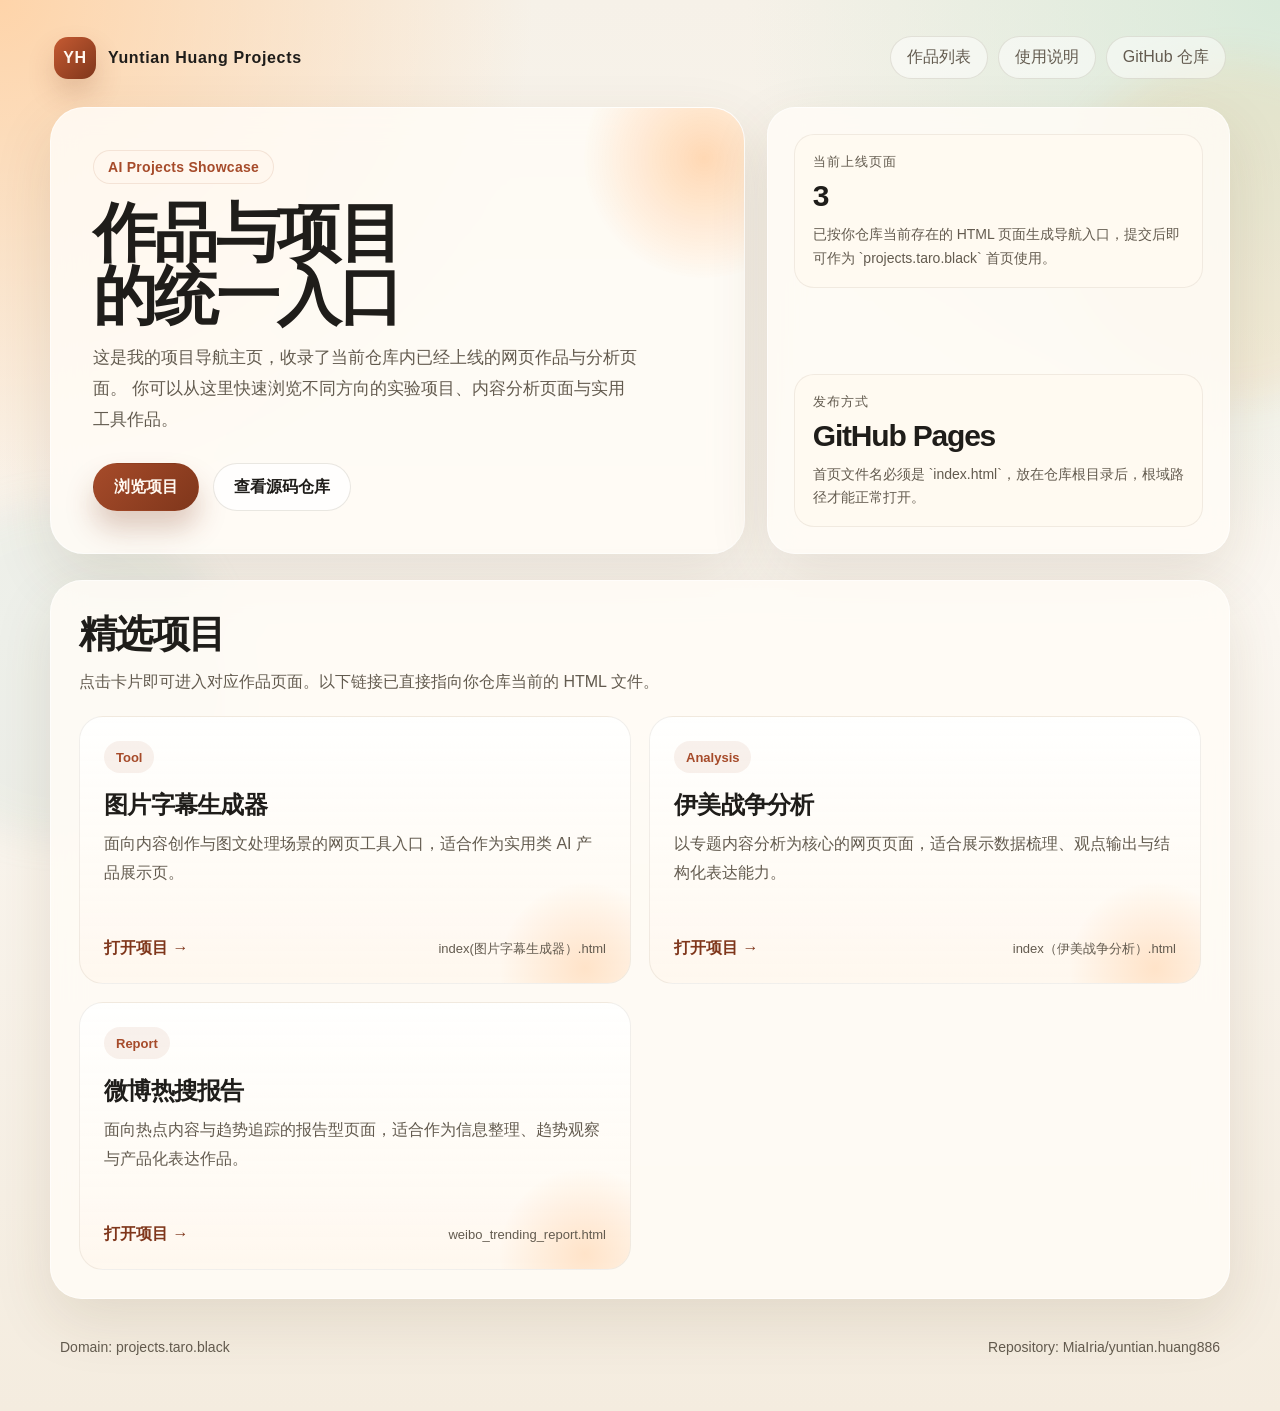
<file: index.html>
<!DOCTYPE html>
<html lang="zh-CN">
<head>
  <meta charset="UTF-8" />
  <meta name="viewport" content="width=device-width, initial-scale=1.0" />
  <title>Yuntian Huang | Projects</title>
  <style>
    :root {
      --bg: #f6f1e8;
      --bg-accent: #efe3cf;
      --surface: rgba(255, 252, 246, 0.86);
      --surface-strong: #fffaf1;
      --text: #1f1d1a;
      --muted: #635b4f;
      --line: rgba(74, 56, 31, 0.12);
      --primary: #a64b2a;
      --primary-dark: #7f361b;
      --shadow: 0 22px 60px rgba(90, 63, 24, 0.12);
      --radius-xl: 28px;
      --radius-lg: 20px;
      --radius-md: 14px;
      --max-width: 1180px;
    }

    * {
      box-sizing: border-box;
    }

    html {
      scroll-behavior: smooth;
    }

    body {
      margin: 0;
      font-family: "Segoe UI", "PingFang SC", "Microsoft YaHei", sans-serif;
      color: var(--text);
      background:
        radial-gradient(circle at top left, rgba(255, 209, 163, 0.9), transparent 28%),
        radial-gradient(circle at top right, rgba(209, 232, 214, 0.78), transparent 28%),
        linear-gradient(180deg, var(--bg) 0%, #fbf7f1 45%, #f4ecdf 100%);
      min-height: 100vh;
    }

    body::before,
    body::after {
      content: "";
      position: fixed;
      inset: auto;
      width: 340px;
      height: 340px;
      border-radius: 50%;
      filter: blur(18px);
      opacity: 0.35;
      pointer-events: none;
      z-index: 0;
    }

    body::before {
      top: 60px;
      right: -120px;
      background: rgba(255, 188, 115, 0.42);
    }

    body::after {
      bottom: 60px;
      left: -110px;
      background: rgba(154, 196, 188, 0.35);
    }

    a {
      color: inherit;
      text-decoration: none;
    }

    .page {
      position: relative;
      z-index: 1;
      width: min(var(--max-width), calc(100% - 32px));
      margin: 0 auto;
      padding: 24px 0 56px;
    }

    .topbar {
      display: flex;
      align-items: center;
      justify-content: space-between;
      gap: 16px;
      padding: 12px 4px 28px;
    }

    .brand {
      display: inline-flex;
      align-items: center;
      gap: 12px;
      font-weight: 700;
      letter-spacing: 0.04em;
    }

    .brand-mark {
      display: grid;
      place-items: center;
      width: 42px;
      height: 42px;
      border-radius: 14px;
      background: linear-gradient(135deg, #c55a32, #7f361b);
      color: #fff7ef;
      box-shadow: 0 14px 28px rgba(127, 54, 27, 0.2);
    }

    .nav-links {
      display: flex;
      gap: 10px;
      flex-wrap: wrap;
    }

    .nav-link {
      padding: 10px 16px;
      border: 1px solid var(--line);
      border-radius: 999px;
      background: rgba(255, 255, 255, 0.5);
      color: var(--muted);
      transition: transform 0.2s ease, border-color 0.2s ease, background 0.2s ease;
    }

    .nav-link:hover {
      transform: translateY(-1px);
      border-color: rgba(166, 75, 42, 0.28);
      background: rgba(255, 250, 242, 0.92);
    }

    .hero {
      display: grid;
      grid-template-columns: minmax(0, 1.35fr) minmax(280px, 0.9fr);
      gap: 22px;
      align-items: stretch;
    }

    .hero-panel,
    .hero-side,
    .section-panel {
      background: var(--surface);
      border: 1px solid rgba(255, 255, 255, 0.55);
      box-shadow: var(--shadow);
      backdrop-filter: blur(16px);
    }

    .hero-panel {
      border-radius: 34px;
      padding: 42px;
      overflow: hidden;
      position: relative;
    }

    .hero-panel::after {
      content: "";
      position: absolute;
      right: -80px;
      top: -70px;
      width: 240px;
      height: 240px;
      border-radius: 50%;
      background: radial-gradient(circle, rgba(255, 214, 176, 0.95) 0%, rgba(255, 214, 176, 0) 72%);
      pointer-events: none;
    }

    .hero-side {
      border-radius: 28px;
      padding: 26px;
      display: flex;
      flex-direction: column;
      justify-content: space-between;
      gap: 18px;
    }

    .eyebrow {
      display: inline-flex;
      align-items: center;
      gap: 10px;
      padding: 8px 14px;
      border-radius: 999px;
      background: rgba(255, 248, 238, 0.9);
      border: 1px solid rgba(166, 75, 42, 0.12);
      color: var(--primary);
      font-size: 14px;
      font-weight: 700;
      letter-spacing: 0.02em;
    }

    h1 {
      margin: 18px 0 16px;
      font-size: clamp(36px, 5vw, 68px);
      line-height: 0.98;
      letter-spacing: -0.04em;
      max-width: 10ch;
    }

    .hero-copy {
      max-width: 58ch;
      color: var(--muted);
      font-size: 17px;
      line-height: 1.8;
      margin: 0 0 28px;
    }

    .hero-actions {
      display: flex;
      flex-wrap: wrap;
      gap: 14px;
    }

    .button {
      display: inline-flex;
      align-items: center;
      justify-content: center;
      gap: 10px;
      min-height: 48px;
      padding: 0 20px;
      border-radius: 999px;
      border: 1px solid transparent;
      font-weight: 700;
      transition: transform 0.2s ease, box-shadow 0.2s ease, background 0.2s ease;
    }

    .button:hover {
      transform: translateY(-2px);
    }

    .button-primary {
      background: linear-gradient(135deg, var(--primary), var(--primary-dark));
      color: #fff8f0;
      box-shadow: 0 18px 28px rgba(127, 54, 27, 0.25);
    }

    .button-secondary {
      background: rgba(255, 255, 255, 0.72);
      border-color: var(--line);
      color: var(--text);
    }

    .stat-card {
      padding: 18px 18px 16px;
      border-radius: var(--radius-lg);
      background: var(--surface-strong);
      border: 1px solid rgba(74, 56, 31, 0.08);
    }

    .stat-label {
      font-size: 13px;
      letter-spacing: 0.08em;
      text-transform: uppercase;
      color: var(--muted);
      margin-bottom: 8px;
    }

    .stat-value {
      font-size: 30px;
      font-weight: 800;
      letter-spacing: -0.04em;
      margin: 0;
    }

    .stat-note {
      margin: 10px 0 0;
      color: var(--muted);
      line-height: 1.7;
      font-size: 14px;
    }

    .section {
      margin-top: 26px;
    }

    .section-panel {
      border-radius: 32px;
      padding: 28px;
    }

    .section-head {
      display: flex;
      align-items: end;
      justify-content: space-between;
      gap: 16px;
      margin-bottom: 20px;
    }

    .section-title {
      margin: 0;
      font-size: clamp(28px, 3vw, 40px);
      letter-spacing: -0.04em;
    }

    .section-desc {
      margin: 8px 0 0;
      color: var(--muted);
      line-height: 1.75;
    }

    .project-grid {
      display: grid;
      grid-template-columns: repeat(2, minmax(0, 1fr));
      gap: 18px;
    }

    .project-card {
      position: relative;
      overflow: hidden;
      border-radius: 24px;
      padding: 24px;
      background:
        linear-gradient(180deg, rgba(255, 255, 255, 0.96), rgba(255, 248, 239, 0.88)),
        var(--surface-strong);
      border: 1px solid rgba(74, 56, 31, 0.08);
      transition: transform 0.22s ease, box-shadow 0.22s ease, border-color 0.22s ease;
    }

    .project-card:hover {
      transform: translateY(-4px);
      box-shadow: 0 24px 40px rgba(90, 63, 24, 0.12);
      border-color: rgba(166, 75, 42, 0.18);
    }

    .project-card::after {
      content: "";
      position: absolute;
      inset: auto -40px -70px auto;
      width: 170px;
      height: 170px;
      border-radius: 50%;
      background: radial-gradient(circle, rgba(255, 216, 180, 0.65) 0%, rgba(255, 216, 180, 0) 72%);
      pointer-events: none;
    }

    .project-tag {
      display: inline-flex;
      align-items: center;
      gap: 8px;
      min-height: 32px;
      padding: 0 12px;
      border-radius: 999px;
      background: rgba(166, 75, 42, 0.08);
      color: var(--primary);
      font-size: 13px;
      font-weight: 700;
      margin-bottom: 18px;
    }

    .project-title {
      margin: 0 0 10px;
      font-size: 24px;
      line-height: 1.2;
      letter-spacing: -0.03em;
    }

    .project-text {
      margin: 0 0 22px;
      color: var(--muted);
      line-height: 1.8;
      min-height: 86px;
    }

    .project-footer {
      display: flex;
      align-items: center;
      justify-content: space-between;
      gap: 10px;
      position: relative;
      z-index: 1;
    }

    .project-link {
      display: inline-flex;
      align-items: center;
      gap: 8px;
      color: var(--primary-dark);
      font-weight: 700;
    }

    .project-file {
      font-size: 13px;
      color: var(--muted);
      white-space: nowrap;
      overflow: hidden;
      text-overflow: ellipsis;
      max-width: 48%;
    }

    .footer {
      display: flex;
      align-items: center;
      justify-content: space-between;
      gap: 16px;
      flex-wrap: wrap;
      margin-top: 22px;
      padding: 18px 10px 0;
      color: var(--muted);
      font-size: 14px;
    }

    @media (max-width: 960px) {
      .hero,
      .project-grid,
      .hero-panel,
      .hero-side,
      .section-panel {
        padding: 24px;
      }

      .project-text {
        min-height: auto;
      }
    }

    @media (max-width: 640px) {
      .page {
        width: min(var(--max-width), calc(100% - 18px));
        padding-top: 14px;
      }

      .topbar,
      .section-head,
      .project-footer,
      .footer {
        display: block;
      }

      .nav-links {
        margin-top: 14px;
      }

      .project-file {
        max-width: 100%;
        margin-top: 10px;
      }

      h1 {
        max-width: none;
      }
    }
  </style>
</head>
<body>
  <main class="page">
    <header class="topbar">
      <a class="brand" href="#top" aria-label="返回顶部">
        <span class="brand-mark">YH</span>
        <span>Yuntian Huang Projects</span>
      </a>
      <nav class="nav-links" aria-label="主要导航">
        <a class="nav-link" href="#projects">作品列表</a>
        <a class="nav-link" href="#notes">使用说明</a>
        <a class="nav-link" href="https://github.com/MiaIria/yuntian.huang886" target="_blank" rel="noreferrer">GitHub 仓库</a>
      </nav>
    </header>

    <section class="hero" id="top">
      <article class="hero-panel">
        <span class="eyebrow">AI Projects Showcase</span>
        <h1>作品与项目的统一入口</h1>
        <p class="hero-copy">
          这是我的项目导航主页，收录了当前仓库内已经上线的网页作品与分析页面。
          你可以从这里快速浏览不同方向的实验项目、内容分析页面与实用工具作品。
        </p>
        <div class="hero-actions">
          <a class="button button-primary" href="#projects">浏览项目</a>
          <a class="button button-secondary" href="https://github.com/MiaIria/yuntian.huang886" target="_blank" rel="noreferrer">查看源码仓库</a>
        </div>
      </article>

      <aside class="hero-side">
        <section class="stat-card">
          <div class="stat-label">当前上线页面</div>
          <p class="stat-value">3</p>
          <p class="stat-note">已按你仓库当前存在的 HTML 页面生成导航入口，提交后即可作为 `projects.taro.black` 首页使用。</p>
        </section>
        <section class="stat-card">
          <div class="stat-label">发布方式</div>
          <p class="stat-value">GitHub Pages</p>
          <p class="stat-note">首页文件名必须是 `index.html`，放在仓库根目录后，根域路径才能正常打开。</p>
        </section>
      </aside>
    </section>

    <section class="section" id="projects">
      <div class="section-panel">
        <div class="section-head">
          <div>
            <h2 class="section-title">精选项目</h2>
            <p class="section-desc">点击卡片即可进入对应作品页面。以下链接已直接指向你仓库当前的 HTML 文件。</p>
          </div>
        </div>

        <div class="project-grid">
          <a class="project-card" href="./index(图片字幕生成器）.html">
            <div class="project-tag">Tool</div>
            <h3 class="project-title">图片字幕生成器</h3>
            <p class="project-text">
              面向内容创作与图文处理场景的网页工具入口，适合作为实用类 AI 产品展示页。
            </p>
            <div class="project-footer">
              <span class="project-link">打开项目 →</span>
              <span class="project-file">index(图片字幕生成器）.html</span>
            </div>
          </a>

          <a class="project-card" href="./index（伊美战争分析）.html">
            <div class="project-tag">Analysis</div>
            <h3 class="project-title">伊美战争分析</h3>
            <p class="project-text">
              以专题内容分析为核心的网页页面，适合展示数据梳理、观点输出与结构化表达能力。
            </p>
            <div class="project-footer">
              <span class="project-link">打开项目 →</span>
              <span class="project-file">index（伊美战争分析）.html</span>
            </div>
          </a>

          <a class="project-card" href="./weibo_trending_report.html">
            <div class="project-tag">Report</div>
            <h3 class="project-title">微博热搜报告</h3>
            <p class="project-text">
              面向热点内容与趋势追踪的报告型页面，适合作为信息整理、趋势观察与产品化表达作品。
            </p>
            <div class="project-footer">
              <span class="project-link">打开项目 →</span>
              <span class="project-file">weibo_trending_report.html</span>
            </div>
          </a>
        </div>

      </div>
    </section>

    <footer class="footer">
      <span>Domain: projects.taro.black</span>
      <span>Repository: MiaIria/yuntian.huang886</span>
    </footer>
  </main>
</body>
</html>
</file>
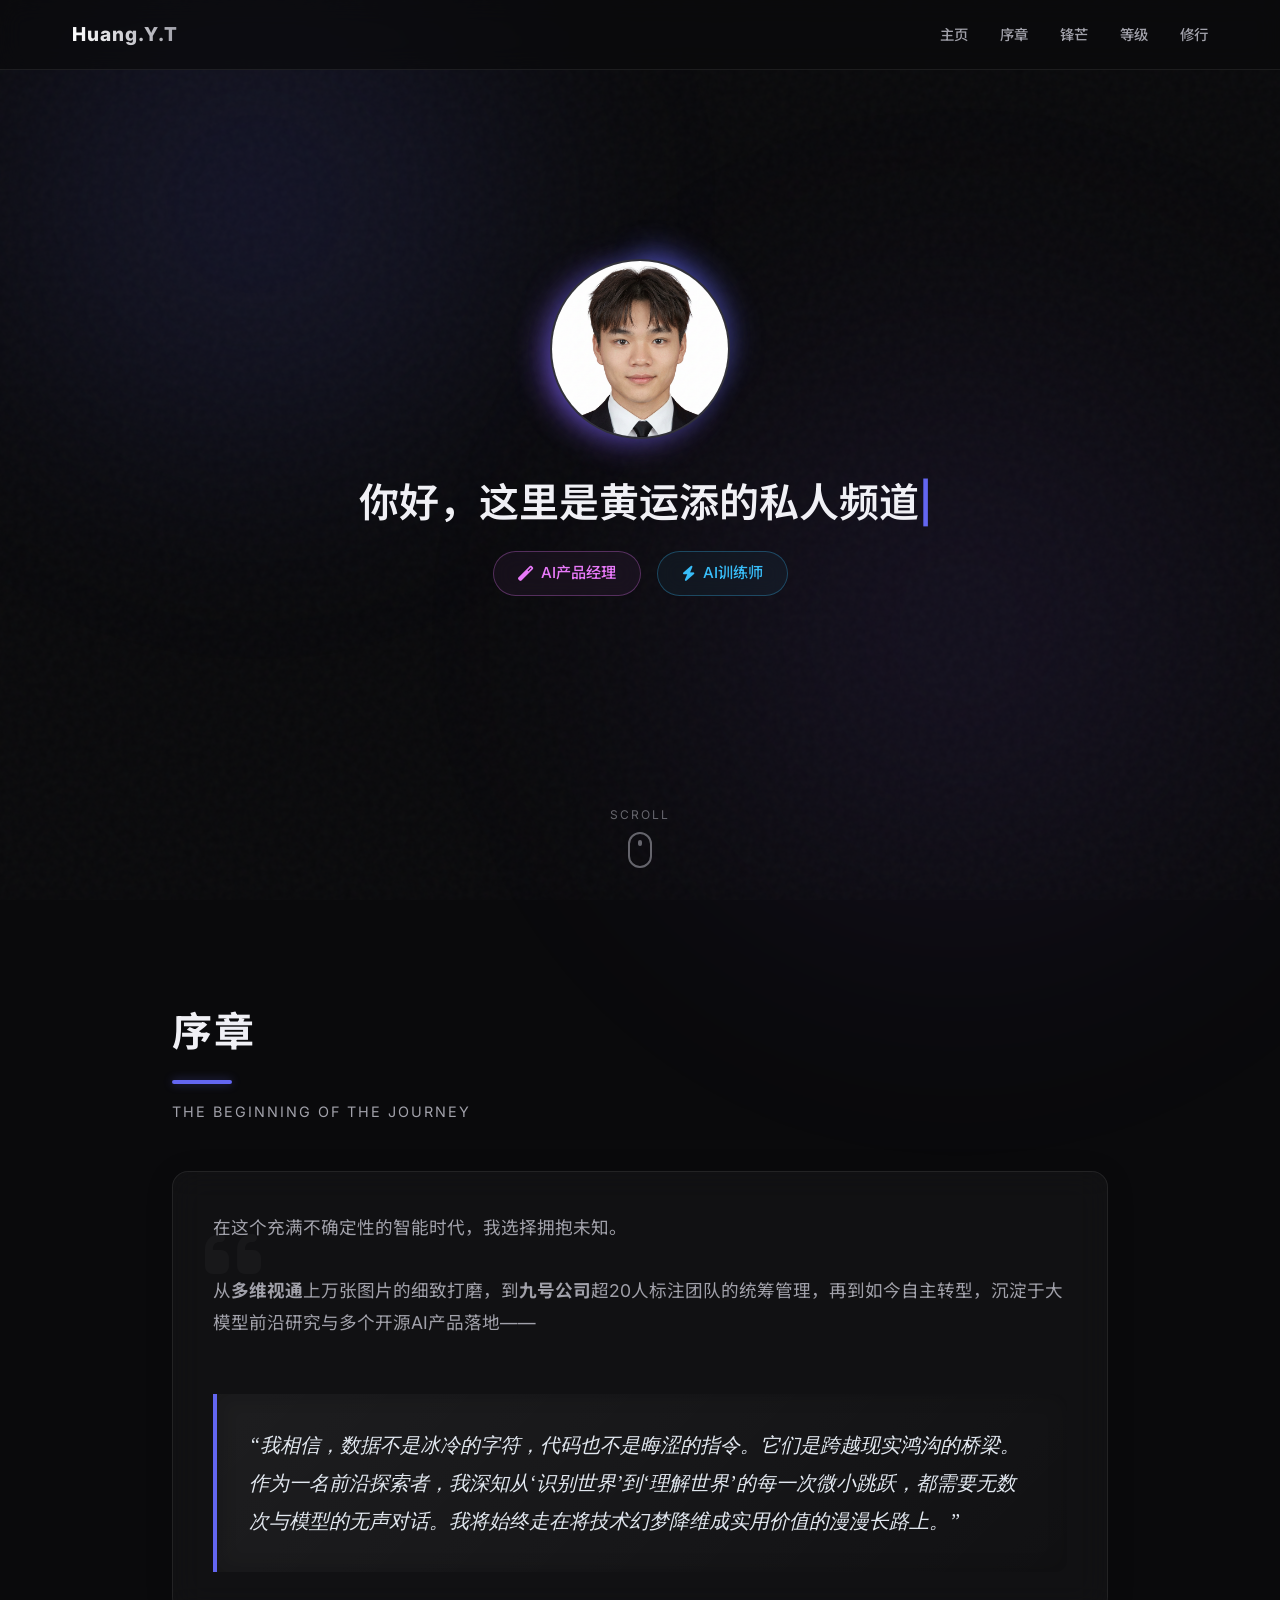
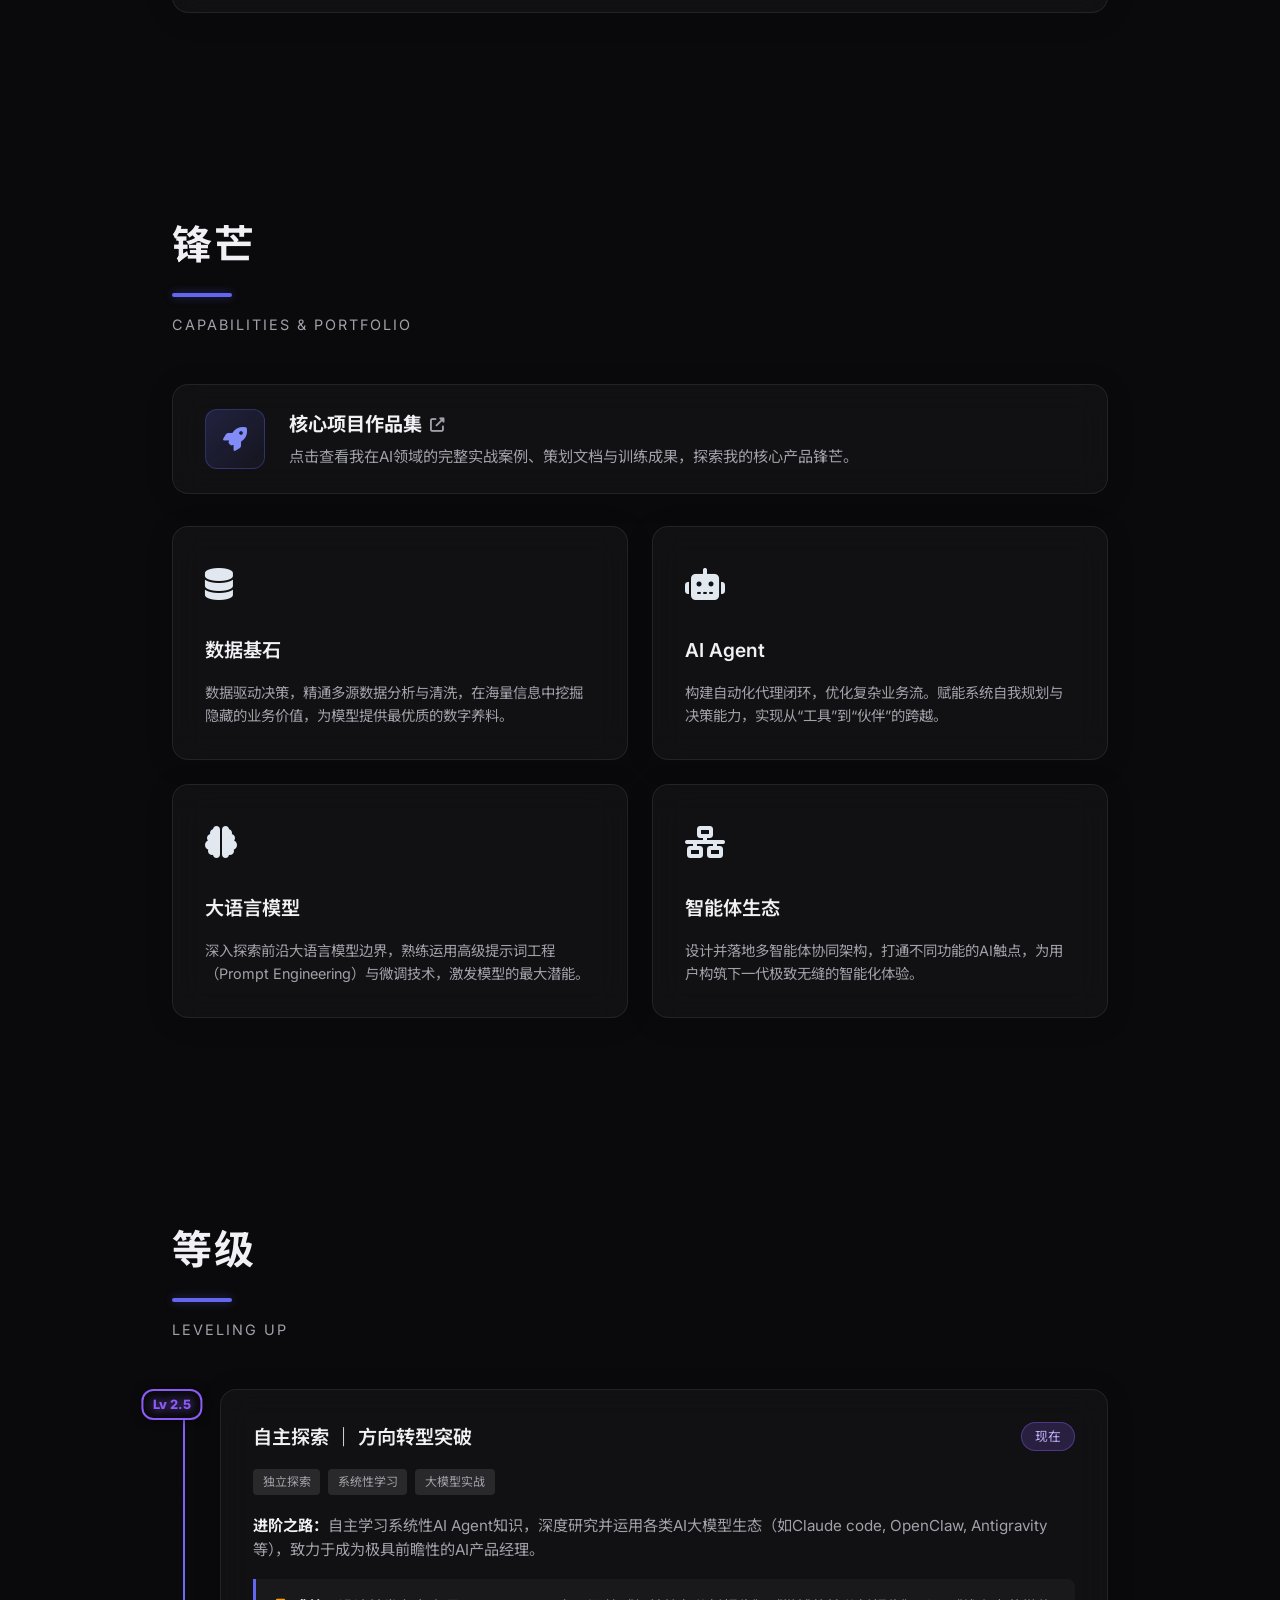
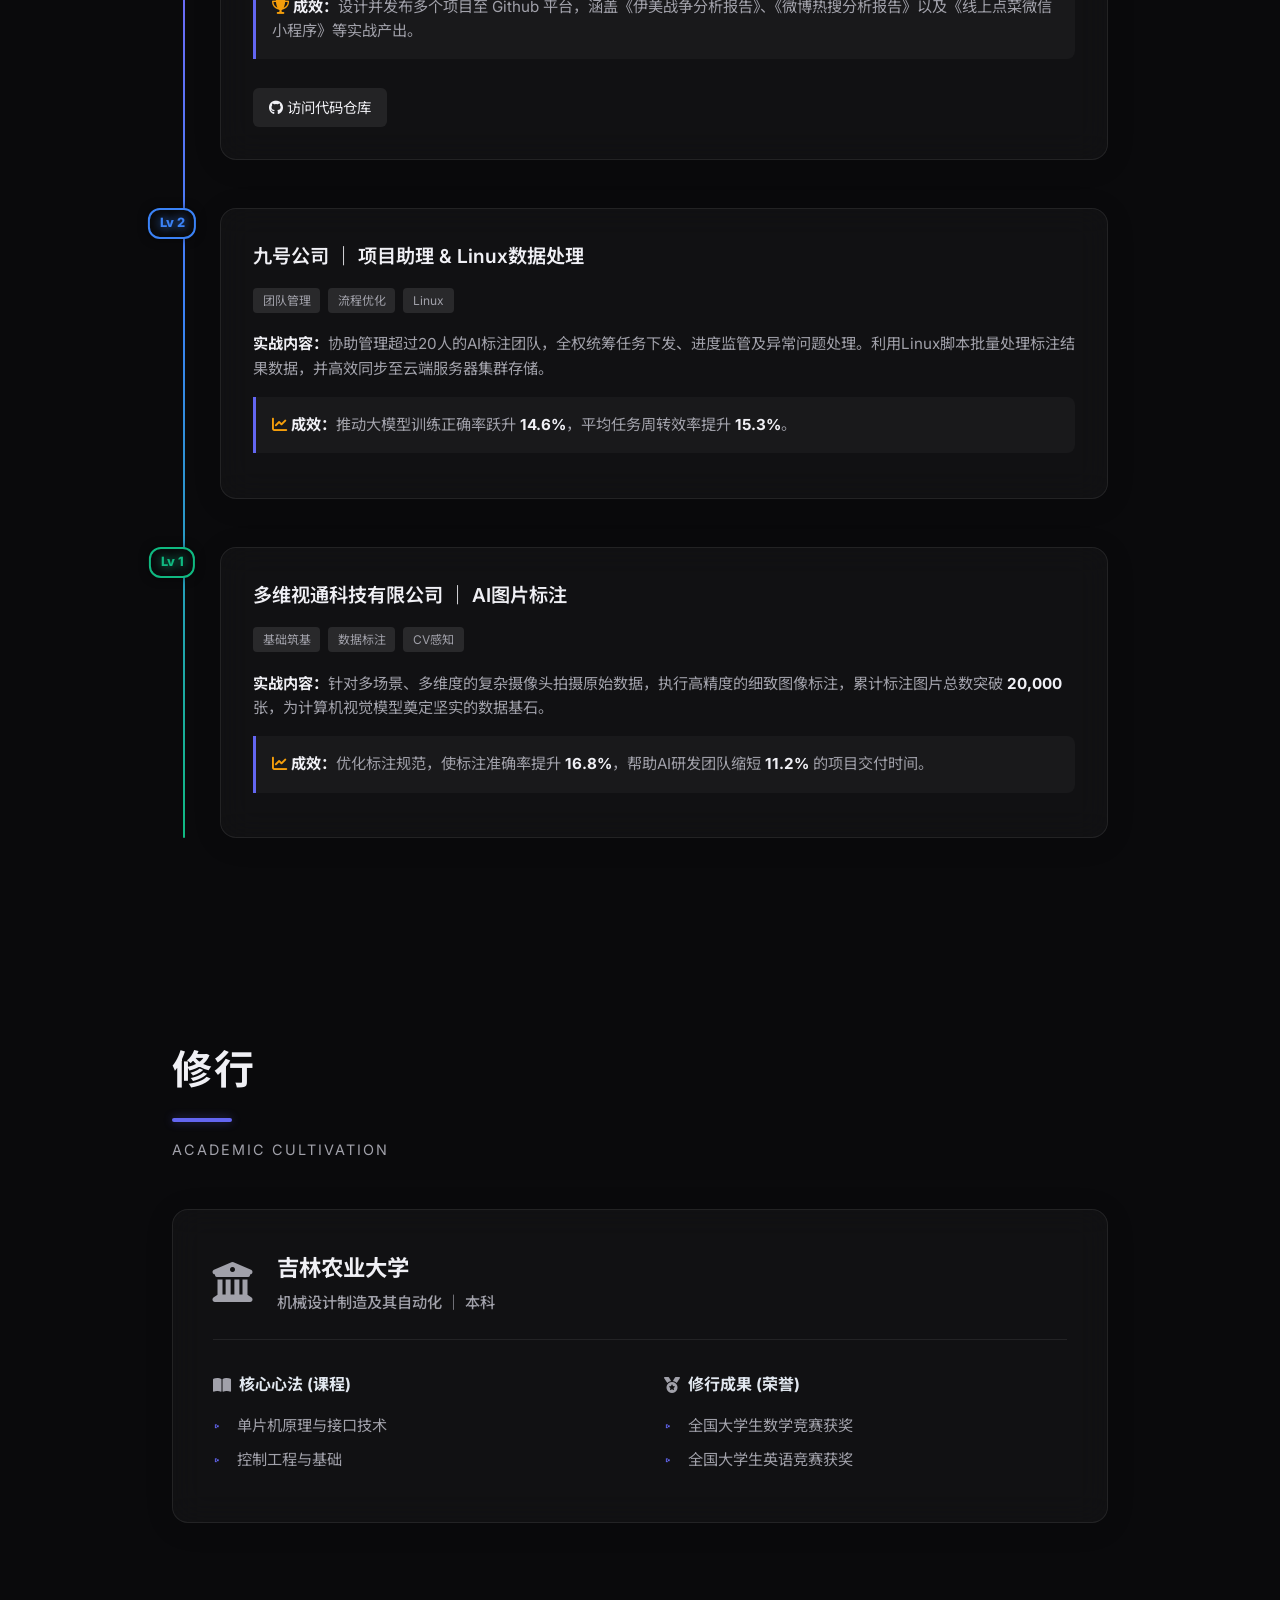
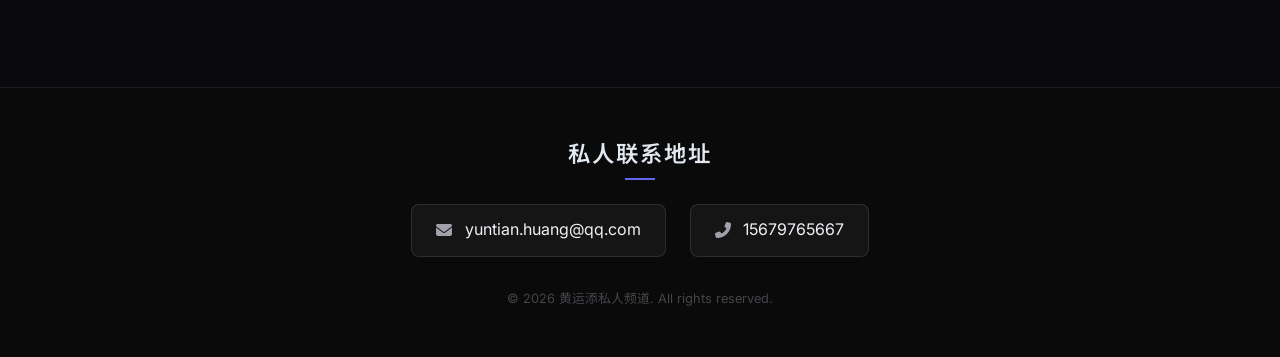
<file: yuntian.huang的AI私人助理/miairia.github.io/index.html>
<!DOCTYPE html>
<html lang="zh-CN">
<head>
    <meta charset="UTF-8">
    <meta name="viewport" content="width=device-width, initial-scale=1.0">
    <title>黄运添的私人频道 | AI产品经理</title>
    <link rel="stylesheet" href="style.css">
    <link href="https://fonts.googleapis.com/css2?family=Inter:wght@300;400;600;800&family=Noto+Sans+SC:wght@300;400;500;700&display=swap" rel="stylesheet">
    <link rel="stylesheet" href="https://cdnjs.cloudflare.com/ajax/libs/font-awesome/6.4.0/css/all.min.css">
</head>
<body>
    <!-- Background Effects -->
    <div class="bg-grad-1"></div>
    <div class="bg-grad-2"></div>
    <div class="noise-overlay"></div>

    <!-- Navigation -->
    <nav class="glass-nav">
        <div class="nav-content">
            <div class="logo">Huang.Y.T</div>
            <ul class="nav-links">
                <li><a href="#hero">主页</a></li>
                <li><a href="#prologue">序章</a></li>
                <li><a href="#showcase">锋芒</a></li>
                <li><a href="#experience">等级</a></li>
                <li><a href="#education">修行</a></li>
            </ul>
        </div>
    </nav>

    <main>
        <!-- Hero Section -->
        <section id="hero" class="hero-section fade-in">
            <div class="profile-container">
                <div class="profile-glow"></div>
                <!-- Local image copy -->
                <img src="证件照.png" alt="Profile" class="profile-image">
            </div>
            
            <h1 class="greeting">
                <span id="typewriter">你好，这里是黄运添的私人频道</span><span class="cursor">|</span>
            </h1>
            
            <div class="tags-container">
                <span class="glass-pill tag-pm"><i class="fas fa-magic"></i> AI产品经理</span>
                <span class="glass-pill tag-trainer"><i class="fas fa-bolt"></i> AI训练师</span>
            </div>
            
            <div class="scroll-indicator">
                <span>SCROLL</span>
                <div class="mouse">
                    <div class="wheel"></div>
                </div>
            </div>
        </section>

        <!-- 序章 Prologue Section -->
        <section id="prologue" class="section fade-in">
            <div class="section-header">
                <h2>序章</h2>
                <div class="heading-line"></div>
                <p class="subtitle">The Beginning of the Journey</p>
            </div>
            <div class="glass-card prologue-card">
                <div class="quote-icon"><i class="fas fa-quote-left"></i></div>
                <div class="prologue-text">
                    <p>在这个充满不确定性的智能时代，我选择拥抱未知。</p><br>
                    <p>从<strong>多维视通</strong>上万张图片的细致打磨，到<strong>九号公司</strong>超20人标注团队的统筹管理，再到如今自主转型，沉淀于大模型前沿研究与多个开源AI产品落地——</p><br>
                    <blockquote class="personal-quote">
                        “我相信，数据不是冰冷的字符，代码也不是晦涩的指令。它们是跨越现实鸿沟的桥梁。作为一名前沿探索者，我深知从‘识别世界’到‘理解世界’的每一次微小跳跃，都需要无数次与模型的无声对话。我将始终走在将技术幻梦降维成实用价值的漫漫长路上。”
                    </blockquote>
                </div>
            </div>
        </section>

        <!-- 锋芒 Showcase Section -->
        <section id="showcase" class="section fade-in">
            <div class="section-header">
                <h2>锋芒</h2>
                <div class="heading-line"></div>
                <p class="subtitle">Capabilities & Portfolio</p>
            </div>
            
            <!-- Portfolio Link -->
            <div class="portfolio-highlight drop-in">
                <a href="https://fcnxgafpe5te.feishu.cn/wiki/AOy7w97xPigQsfkQcQwc1B4TnVc" target="_blank" class="glass-card flex-card interactable">
                    <div class="icon-box pulse"><i class="fas fa-rocket"></i></div>
                    <div class="content-box">
                        <h3>核心项目作品集 <i class="fas fa-external-link-alt"></i></h3>
                        <p>点击查看我在AI领域的完整实战案例、策划文档与训练成果，探索我的核心产品锋芒。</p>
                    </div>
                </a>
            </div>

            <div class="skills-grid">
                <div class="glass-card skill-card cascade-anim" style="--delay: 1">
                    <div class="skill-icon"><i class="fas fa-database"></i></div>
                    <h3>数据基石</h3>
                    <p>数据驱动决策，精通多源数据分析与清洗，在海量信息中挖掘隐藏的业务价值，为模型提供最优质的数字养料。</p>
                </div>
                <div class="glass-card skill-card cascade-anim" style="--delay: 2">
                    <div class="skill-icon"><i class="fas fa-robot"></i></div>
                    <h3>AI Agent</h3>
                    <p>构建自动化代理闭环，优化复杂业务流。赋能系统自我规划与决策能力，实现从“工具”到“伙伴”的跨越。</p>
                </div>
                <div class="glass-card skill-card cascade-anim" style="--delay: 3">
                    <div class="skill-icon"><i class="fas fa-brain"></i></div>
                    <h3>大语言模型</h3>
                    <p>深入探索前沿大语言模型边界，熟练运用高级提示词工程（Prompt Engineering）与微调技术，激发模型的最大潜能。</p>
                </div>
                <div class="glass-card skill-card cascade-anim" style="--delay: 4">
                    <div class="skill-icon"><i class="fas fa-network-wired"></i></div>
                    <h3>智能体生态</h3>
                    <p>设计并落地多智能体协同架构，打通不同功能的AI触点，为用户构筑下一代极致无缝的智能化体验。</p>
                </div>
            </div>
        </section>

        <!-- 等级 Experience Section -->
        <section id="experience" class="section fade-in">
            <div class="section-header">
                <h2>等级</h2>
                <div class="heading-line"></div>
                <p class="subtitle">Leveling Up</p>
            </div>

            <div class="timeline">
                <!-- Lv 2.5 -->
                <div class="timeline-item">
                    <div class="timeline-marker level-master">Lv 2.5</div>
                    <div class="glass-card timeline-content">
                        <div class="timeline-header">
                            <h3>自主探索 ｜ 方向转型突破</h3>
                            <span class="time-badge">现在</span>
                        </div>
                        <div class="tags-row">
                            <span class="sm-pill">独立探索</span>
                            <span class="sm-pill">系统性学习</span>
                            <span class="sm-pill">大模型实战</span>
                        </div>
                        <div class="timeline-body">
                            <p><strong>进阶之路：</strong>自主学习系统性AI Agent知识，深度研究并运用各类AI大模型生态（如Claude code, OpenClaw, Antigravity等），致力于成为极具前瞻性的AI产品经理。</p>
                            <p class="achievement"><i class="fas fa-trophy"></i> <strong>成效：</strong>设计并发布多个项目至 Github 平台，涵盖《伊美战争分析报告》、《微博热搜分析报告》以及《线上点菜微信小程序》等实战产出。</p>
                            <a href="https://github.com/MiaIria/00002.git" target="_blank" class="github-link"><i class="fab fa-github"></i> 访问代码仓库</a>
                        </div>
                    </div>
                </div>

                <!-- Lv 2 -->
                <div class="timeline-item">
                    <div class="timeline-marker level-advanced">Lv 2</div>
                    <div class="glass-card timeline-content">
                        <div class="timeline-header">
                            <h3>九号公司 ｜ 项目助理 & Linux数据处理</h3>
                        </div>
                        <div class="tags-row">
                            <span class="sm-pill">团队管理</span>
                            <span class="sm-pill">流程优化</span>
                            <span class="sm-pill">Linux</span>
                        </div>
                        <div class="timeline-body">
                            <p><strong>实战内容：</strong>协助管理超过20人的AI标注团队，全权统筹任务下发、进度监管及异常问题处理。利用Linux脚本批量处理标注结果数据，并高效同步至云端服务器集群存储。</p>
                            <p class="achievement"><i class="fas fa-chart-line"></i> <strong>成效：</strong>推动大模型训练正确率跃升 <strong>14.6%</strong>，平均任务周转效率提升 <strong>15.3%</strong>。</p>
                        </div>
                    </div>
                </div>

                <!-- Lv 1 -->
                <div class="timeline-item">
                    <div class="timeline-marker level-base">Lv 1</div>
                    <div class="glass-card timeline-content">
                        <div class="timeline-header">
                            <h3>多维视通科技有限公司 ｜ AI图片标注</h3>
                        </div>
                        <div class="tags-row">
                            <span class="sm-pill">基础筑基</span>
                            <span class="sm-pill">数据标注</span>
                            <span class="sm-pill">CV感知</span>
                        </div>
                        <div class="timeline-body">
                            <p><strong>实战内容：</strong>针对多场景、多维度的复杂摄像头拍摄原始数据，执行高精度的细致图像标注，累计标注图片总数突破 <strong>20,000</strong> 张，为计算机视觉模型奠定坚实的数据基石。</p>
                            <p class="achievement"><i class="fas fa-chart-line"></i> <strong>成效：</strong>优化标注规范，使标注准确率提升 <strong>16.8%</strong>，帮助AI研发团队缩短 <strong>11.2%</strong> 的项目交付时间。</p>
                        </div>
                    </div>
                </div>
            </div>
        </section>

        <!-- 修行 Education Section -->
        <section id="education" class="section fade-in">
            <div class="section-header">
                <h2>修行</h2>
                <div class="heading-line"></div>
                <p class="subtitle">Academic Cultivation</p>
            </div>

            <div class="glass-card education-card">
                <div class="edu-top">
                    <div class="edu-icon"><i class="fas fa-university"></i></div>
                    <div class="edu-titles">
                        <h3>吉林农业大学</h3>
                        <h4>机械设计制造及其自动化 ｜ 本科</h4>
                    </div>
                </div>
                
                <div class="edu-details">
                    <div class="edu-col">
                        <h5><i class="fas fa-book-open"></i> 核心心法 (课程)</h5>
                        <ul class="custom-list">
                            <li>单片机原理与接口技术</li>
                            <li>控制工程与基础</li>
                        </ul>
                    </div>
                    <div class="edu-col">
                        <h5><i class="fas fa-medal"></i> 修行成果 (荣誉)</h5>
                        <ul class="custom-list">
                            <li>全国大学生数学竞赛获奖</li>
                            <li>全国大学生英语竞赛获奖</li>
                        </ul>
                    </div>
                </div>
            </div>
        </section>
    </main>

    <!-- Footer -->
    <footer class="glass-footer">
        <div class="footer-content">
            <h3 class="footer-title">私人联系地址</h3>
            <div class="contact-methods">
                <a href="mailto:yuntian.huang@qq.com" class="contact-btn">
                    <i class="fas fa-envelope"></i>
                    <span>yuntian.huang@qq.com</span>
                </a>
                <a href="tel:15679765667" class="contact-btn">
                    <i class="fas fa-phone-alt"></i>
                    <span>15679765667</span>
                </a>
            </div>
            <p class="copyright">&copy; 2026 黄运添私人频道. All rights reserved.</p>
        </div>
    </footer>

    <script src="script.js"></script>

    <!-- Coze Web SDK -->
    <script src="https://lf-cdn.coze.cn/obj/unpkg/flow-platform/chat-app-sdk/1.2.0-beta.19/libs/cn/index.js"></script>
    <script>
        new CozeWebSDK.WebChatClient({
          config: {
            bot_id: '7621543304194244660',
          },
          componentProps: {
            title: 'yuntian.huang的AI私人助理',
          },
          ui: {
            asstBtn: {
              isNeed: true, // 确保右下角悬浮球存在
            },
            header: {
              isShow: true,
              isNeedClose: true, // 确保右上角有关闭/收起按钮
            },
          },
          // 必须使用 token 认证。请在 Coze 个人设置中生成一个 Personal Access Token 并替换下方 pat_********
          auth: {
            type: 'token',
            token: 'pat_MDmM6uEGmFUgVTYHwJ4Afhkon76aLAAb4AlamR0QzzrsGaXIX5Gw87wjBstaGWGG',
            onRefreshToken: function () {
              return 'pat_MDmM6uEGmFUgVTYHwJ4Afhkon76aLAAb4AlamR0QzzrsGaXIX5Gw87wjBstaGWGG';
            }
          }
        });

        // 强行平移智能体窗口的脚本
        (function() {
            const OFFSET = 80; // 避开 70px 的导航栏，多留 10px 间距
            
            function forceStyle() {
                const container = document.querySelector('.coze-chat-widget-container');
                if (container) {
                    // 如果已经设置了正确的 top，就跳过，避免死循环
                    if (container.style.top === OFFSET + 'px') return;
                    
                    container.style.setProperty('top', OFFSET + 'px', 'important');
                    container.style.setProperty('height', `calc(100% - ${OFFSET}px)`, 'important');
                    container.style.setProperty('z-index', '9999', 'important');
                }
            }

            // 1. 初始尝试
            setInterval(forceStyle, 500);

            // 2. 监听 DOM 变化，防止 SDK 在打开/关闭动画时重置样式
            const observer = new MutationObserver((mutations) => {
                forceStyle();
            });

            observer.observe(document.body, { childList: true, subtree: true });
        })();
    </script>
</body>
</html>
</file>
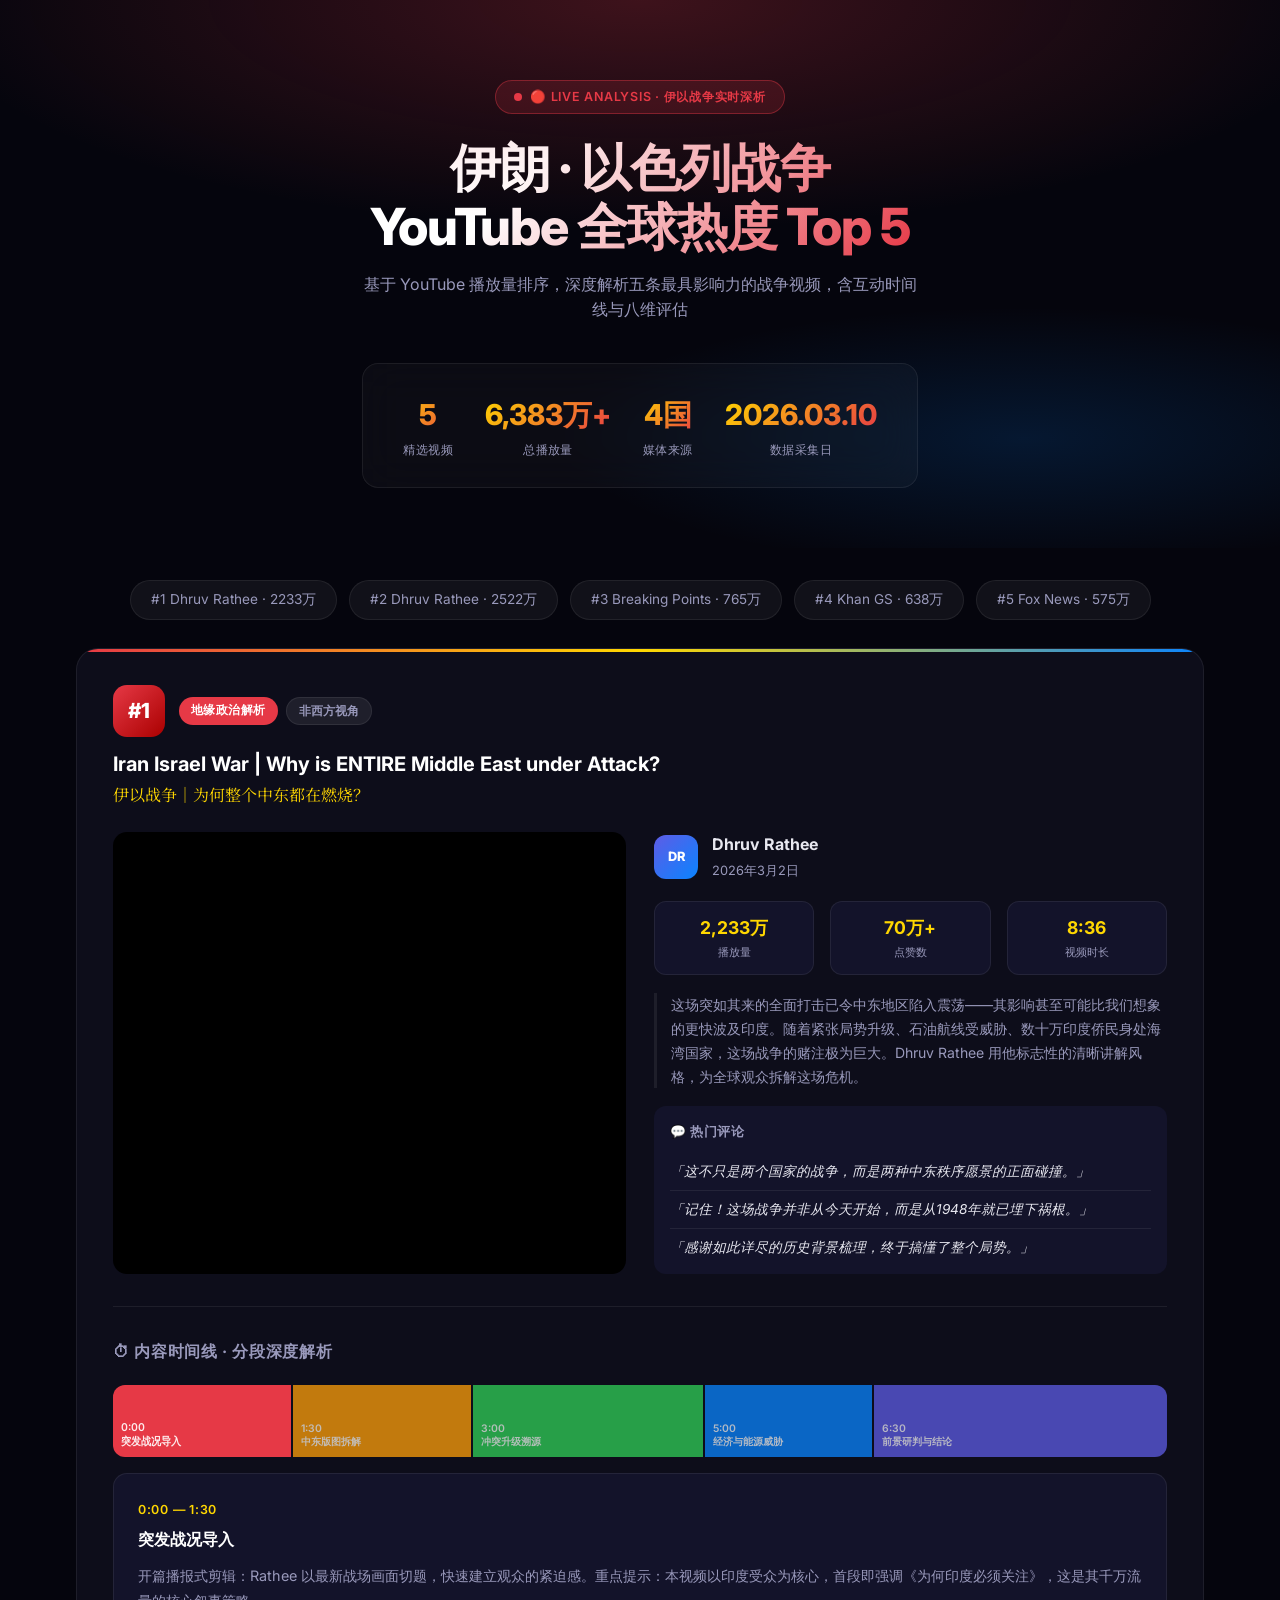
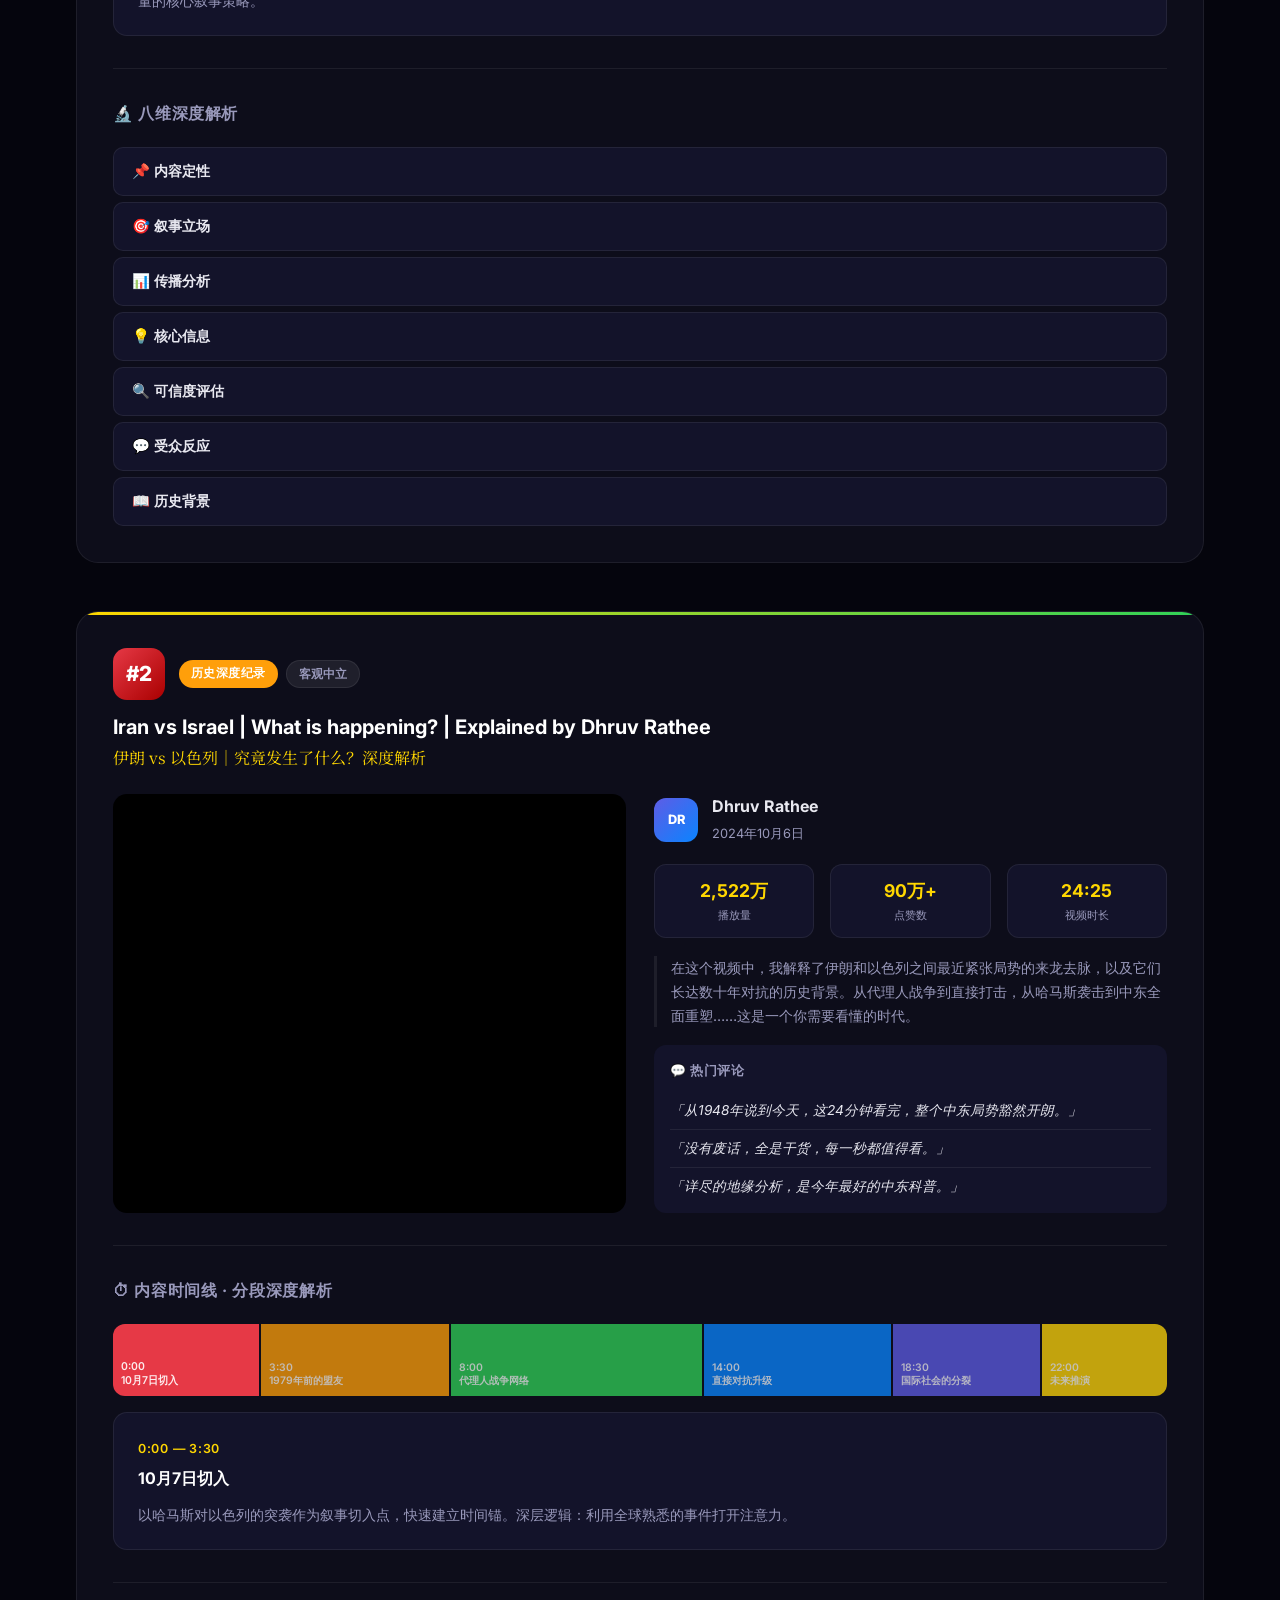
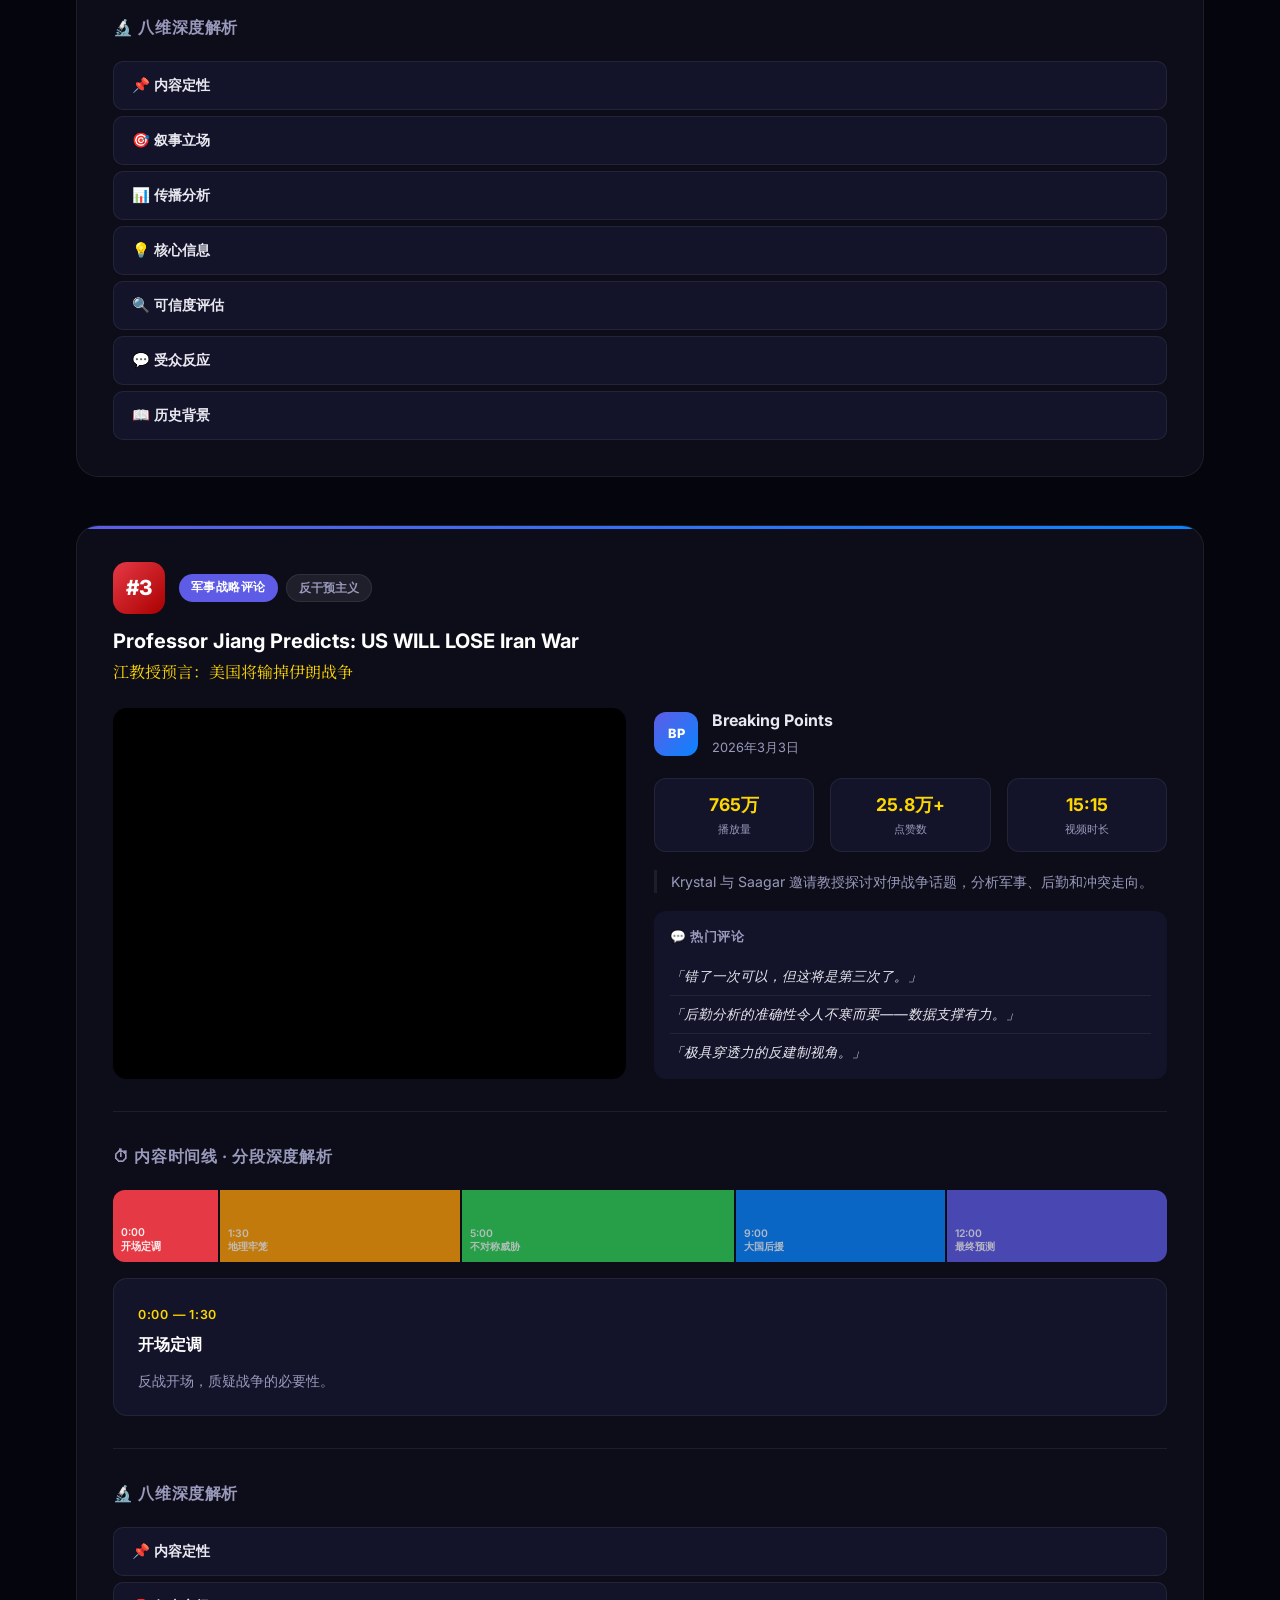
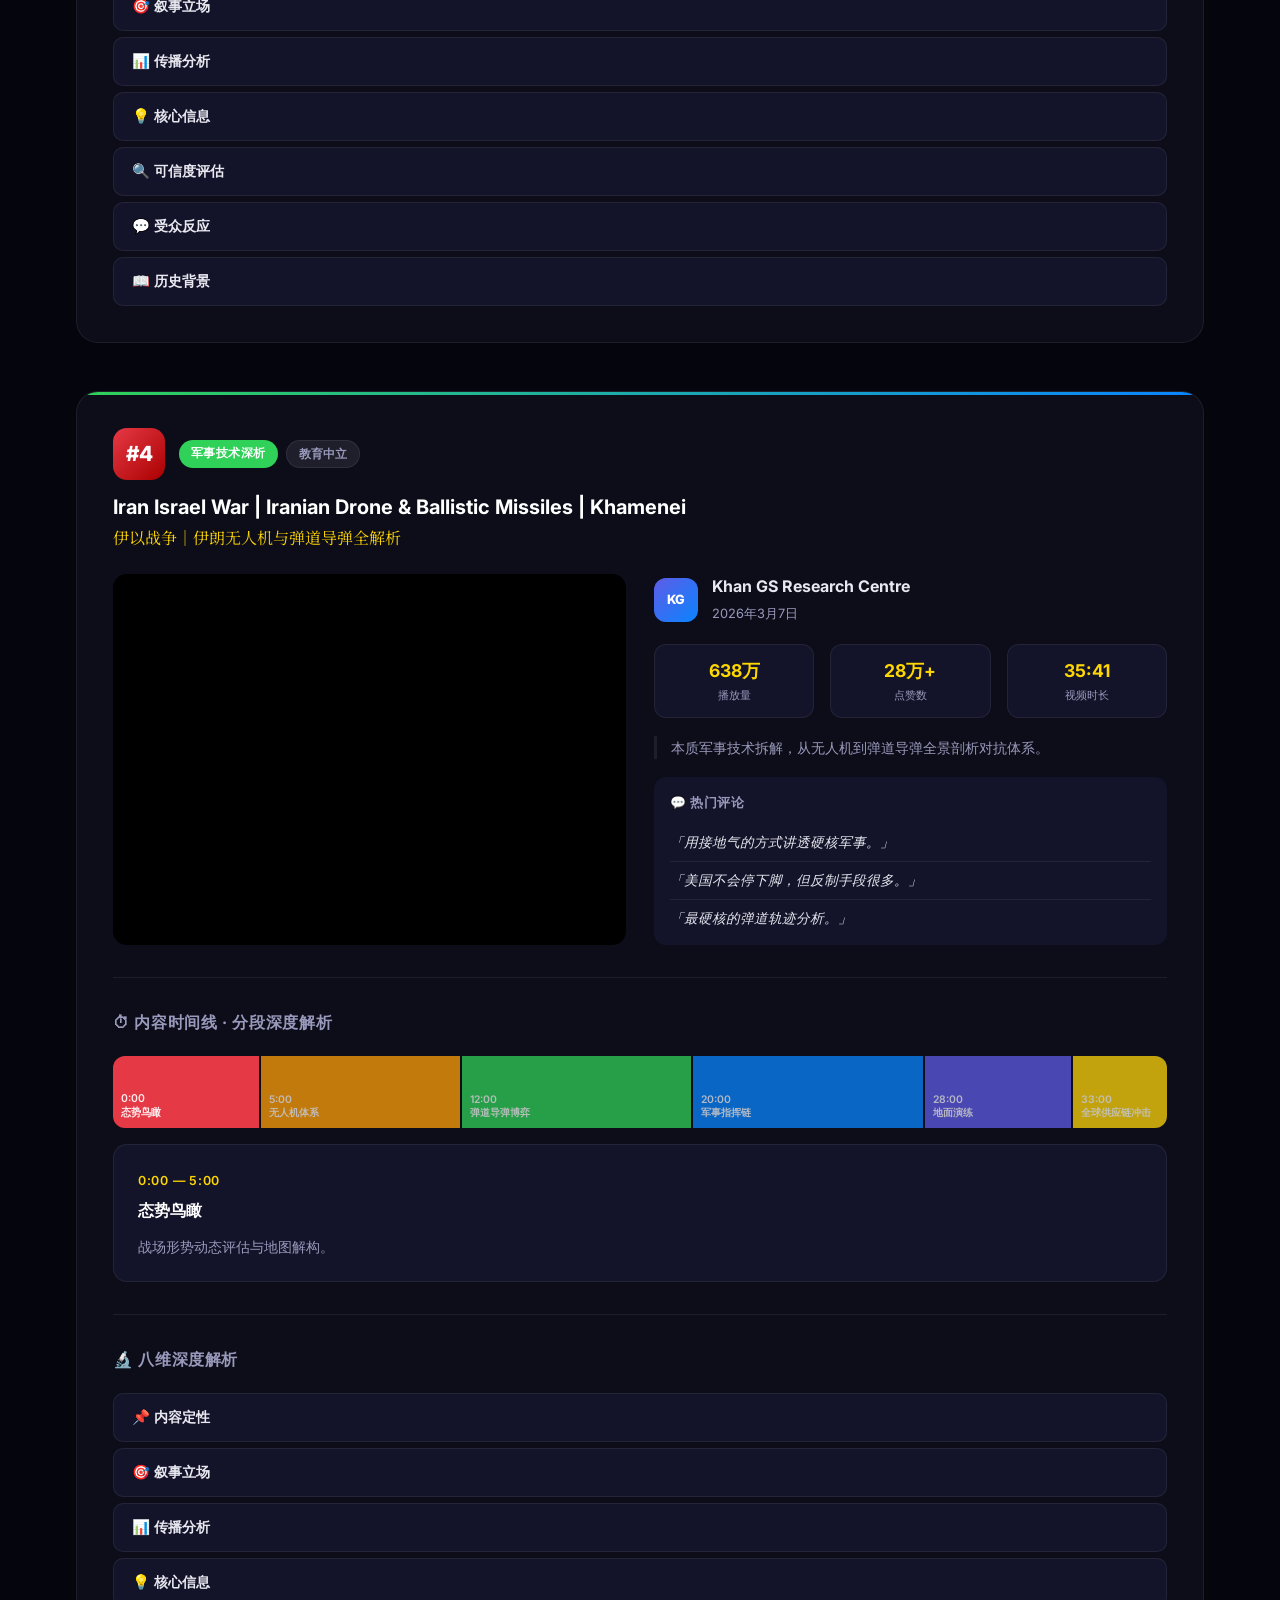
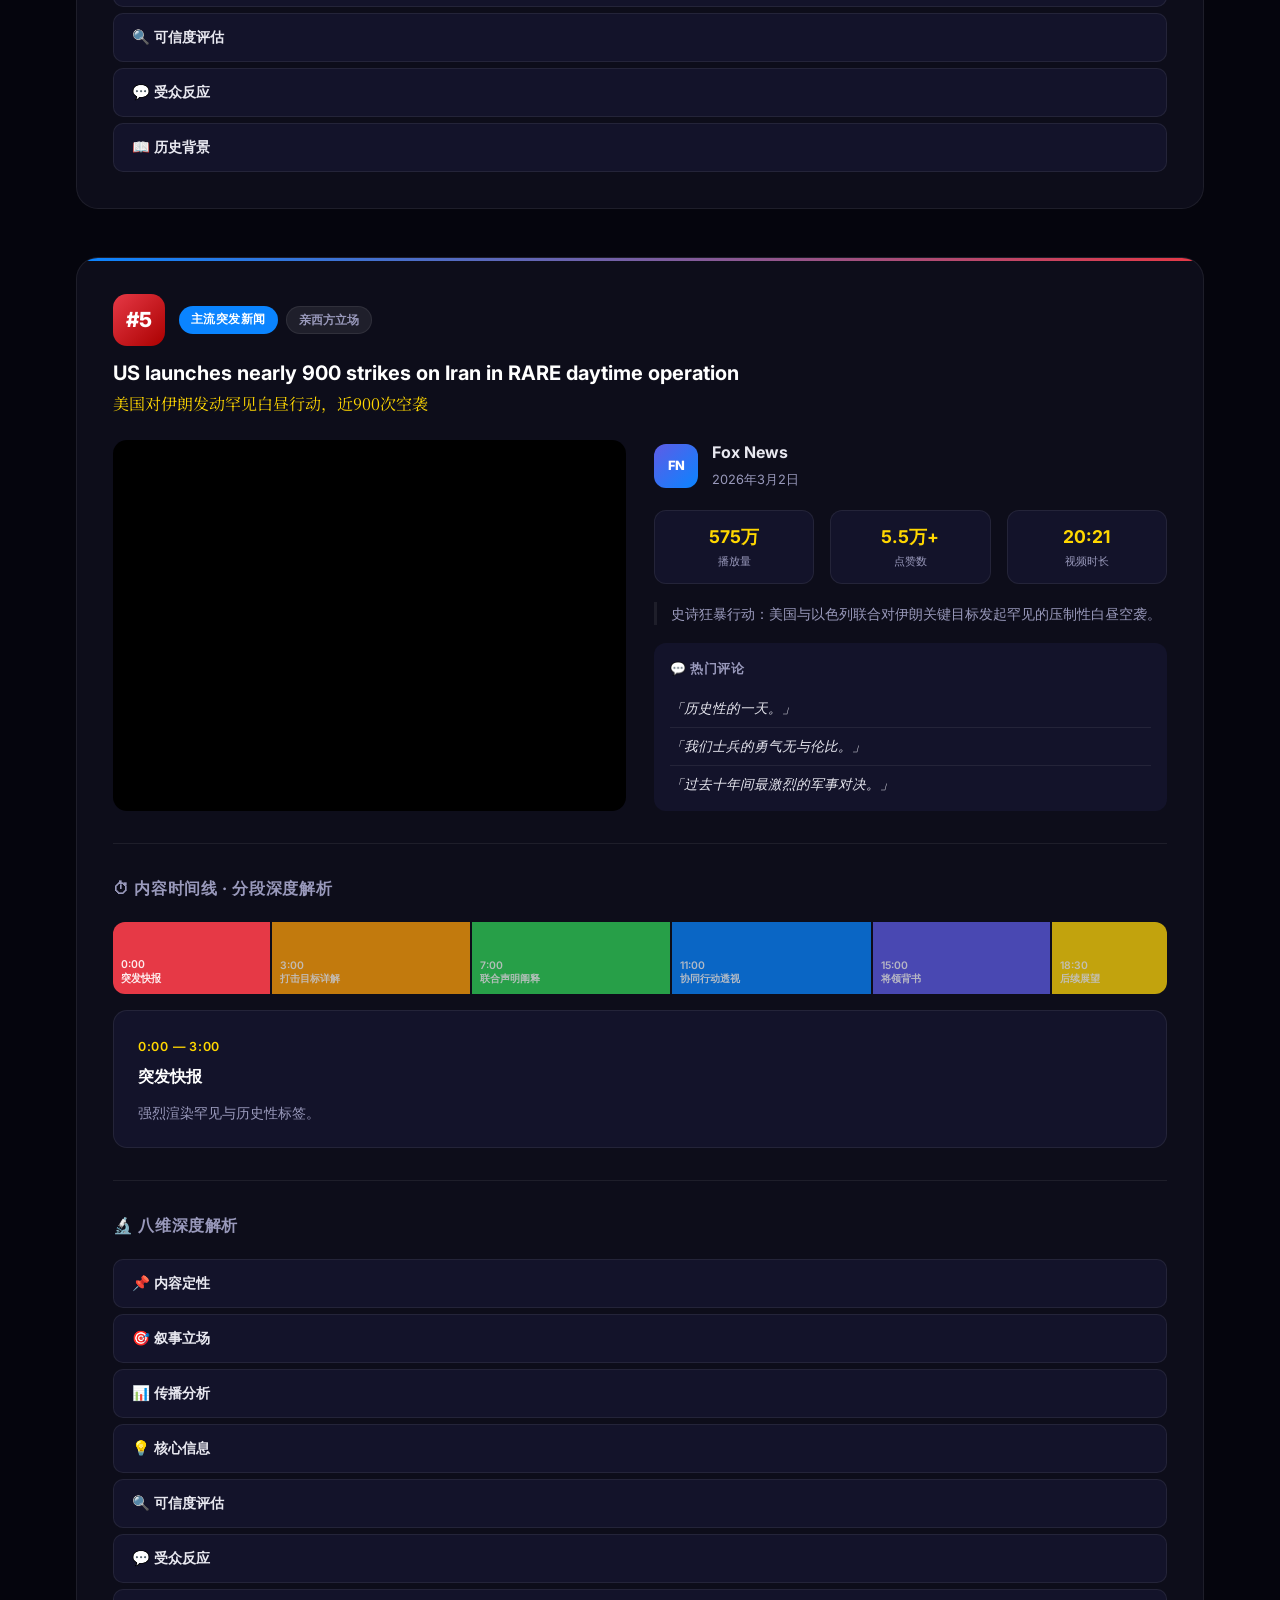
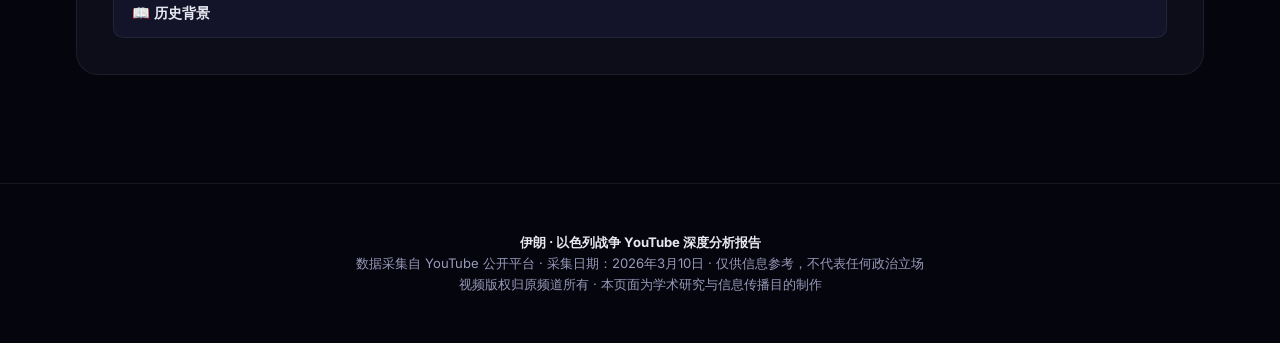
<file: index（伊美战争分析）.html>
<!DOCTYPE html>
<html lang="zh-CN">
<head>
<meta charset="UTF-8">
<meta name="viewport" content="width=device-width,initial-scale=1.0">
<meta name="description" content="YouTube热度最高的5条伊朗-以色列战争视频深度解析，含互动时间线图表与多维分析。">
<title>伊以战争 · YouTube 热度 Top 5 深度解析</title>
<link rel="preconnect" href="https://fonts.googleapis.com">
<link href="https://fonts.googleapis.com/css2?family=Inter:wght@300;400;500;600;700;800&family=Noto+Serif+SC:wght@400;700&display=swap" rel="stylesheet">
<style>
*,*::before,*::after{box-sizing:border-box;margin:0;padding:0}
:root{
  --bg:#05050d;--surface:#0d0d1a;--surface2:#13132a;--border:rgba(255,255,255,.07);
  --red:#e63946;--gold:#ffd700;--green:#30d158;--blue:#0a84ff;--purple:#5e5ce6;
  --text:#e8e8f0;--text2:#9999bb;--radius:16px;
}
html{scroll-behavior:smooth}
body{background:var(--bg);color:var(--text);font-family:'Inter',sans-serif;line-height:1.6;overflow-x:hidden}
/* HERO */
.hero{position:relative;min-height:380px;display:flex;flex-direction:column;align-items:center;justify-content:center;text-align:center;padding:80px 20px 60px;overflow:hidden}
.hero::before{content:'';position:absolute;inset:0;background:radial-gradient(ellipse 80% 60% at 50% 0%,rgba(230,57,70,.25) 0%,transparent 70%),radial-gradient(ellipse 60% 40% at 80% 80%,rgba(10,132,255,.15) 0%,transparent 60%);pointer-events:none}
.hero-tag{display:inline-flex;align-items:center;gap:8px;background:rgba(230,57,70,.15);border:1px solid rgba(230,57,70,.4);border-radius:40px;padding:6px 18px;font-size:.78rem;font-weight:600;color:var(--red);letter-spacing:.06em;text-transform:uppercase;margin-bottom:24px}
.hero-tag::before{content:'';width:8px;height:8px;border-radius:50%;background:var(--red);animation:pulse 2s infinite}
@keyframes pulse{0%,100%{opacity:1;transform:scale(1)}50%{opacity:.5;transform:scale(1.4)}}
.hero h1{font-size:clamp(2rem,5vw,3.2rem);font-weight:800;letter-spacing:-.02em;line-height:1.15;max-width:800px;background:linear-gradient(135deg,#fff 30%,var(--red));-webkit-background-clip:text;-webkit-text-fill-color:transparent;background-clip:text;margin-bottom:16px}
.hero-sub{color:var(--text2);font-size:1rem;max-width:560px}
.stats-overview{display:flex;gap:32px;justify-content:center;flex-wrap:wrap;margin:40px auto 0;padding:28px 40px;background:rgba(255,255,255,.03);border:1px solid var(--border);border-radius:var(--radius);backdrop-filter:blur(20px);max-width:680px}
.stat-ov .val{font-size:1.8rem;font-weight:800;background:linear-gradient(135deg,var(--gold),var(--red));-webkit-background-clip:text;-webkit-text-fill-color:transparent;background-clip:text}
.stat-ov .lbl{font-size:.75rem;color:var(--text2);margin-top:2px;letter-spacing:.04em}
/* NAV */
.nav-bar{display:flex;gap:12px;justify-content:center;padding:32px 20px 8px;flex-wrap:wrap}
.nav-btn{background:rgba(255,255,255,.05);border:1px solid var(--border);border-radius:40px;color:var(--text2);padding:8px 20px;font-size:.85rem;cursor:pointer;transition:all .2s;text-decoration:none}
.nav-btn:hover{background:rgba(230,57,70,.15);border-color:var(--red);color:var(--red)}
/* MAIN */
main{max-width:1160px;margin:0 auto;padding:20px 16px 60px}
/* VCARD */
.vcard{background:var(--surface);border:1px solid var(--border);border-radius:22px;padding:36px;margin-bottom:48px;position:relative;overflow:hidden;animation:fadeUp .6s ease both}
@keyframes fadeUp{from{opacity:0;transform:translateY(32px)}to{opacity:1;transform:translateY(0)}}
.vcard::before{content:'';position:absolute;top:0;left:0;right:0;height:3px;background:linear-gradient(90deg,var(--red),var(--gold),var(--blue))}
.vcard:nth-child(2)::before{background:linear-gradient(90deg,var(--gold),var(--green))}
.vcard:nth-child(3)::before{background:linear-gradient(90deg,var(--purple),var(--blue))}
.vcard:nth-child(4)::before{background:linear-gradient(90deg,var(--green),var(--blue))}
.vcard:nth-child(5)::before{background:linear-gradient(90deg,var(--blue),var(--red))}
.vcard-header{display:flex;align-items:center;gap:14px;margin-bottom:14px}
.rank-badge{width:52px;height:52px;border-radius:14px;background:linear-gradient(135deg,var(--red),#a00);display:flex;align-items:center;justify-content:center;font-size:1.3rem;font-weight:800;color:#fff;flex-shrink:0}
.vcard-meta{display:flex;gap:8px;flex-wrap:wrap}
.type-badge{padding:4px 12px;border-radius:20px;font-size:.72rem;font-weight:600;color:#fff;letter-spacing:.04em}
.stance-badge{padding:4px 12px;border-radius:20px;font-size:.72rem;font-weight:600;background:rgba(255,255,255,.08);border:1px solid var(--border);color:var(--text2)}
.vtitle{font-size:1.25rem;font-weight:700;line-height:1.35;color:#fff;margin-bottom:4px}
.vtitle-cn{font-size:1rem;color:var(--gold);font-family:'Noto Serif SC',serif;margin-bottom:24px}
.vcard-body{display:grid;grid-template-columns:1fr 1fr;gap:28px;margin-bottom:32px}
@media(max-width:768px){.vcard-body{grid-template-columns:1fr}}
.player-wrap{position:relative;padding-bottom:56.25%;border-radius:14px;overflow:hidden;background:#000}
.player-wrap iframe{position:absolute;inset:0;width:100%;height:100%}
.vinfo{display:flex;flex-direction:column;gap:18px}
.channel-row{display:flex;align-items:center;gap:14px}
.ch-icon{width:44px;height:44px;border-radius:12px;background:linear-gradient(135deg,var(--purple),var(--blue));display:flex;align-items:center;justify-content:center;font-size:.8rem;font-weight:800;color:#fff;flex-shrink:0}
.vdate{font-size:.8rem;color:var(--text2)}
.stats-row{display:flex;gap:16px}
.stat{background:var(--surface2);border:1px solid var(--border);border-radius:12px;padding:12px 16px;flex:1;text-align:center}
.stat-val{font-size:1.1rem;font-weight:700;color:var(--gold)}
.stat-lbl{font-size:.7rem;color:var(--text2);margin-top:2px}
.vdesc{font-size:.88rem;color:var(--text2);line-height:1.7;border-left:3px solid var(--border);padding-left:14px}
.comments{background:var(--surface2);border-radius:12px;padding:16px}
.comment-title{font-size:.8rem;font-weight:600;color:var(--text2);margin-bottom:10px;letter-spacing:.04em}
.comment{font-size:.85rem;color:var(--text);padding:8px 0;border-bottom:1px solid var(--border);font-style:italic;line-height:1.55}
.comment:last-child{border-bottom:none;padding-bottom:0}
/* TIMELINE */
.timeline-section,.analysis-section{margin-top:32px;padding-top:32px;border-top:1px solid var(--border)}
.section-title{font-size:1rem;font-weight:700;color:var(--text2);letter-spacing:.04em;margin-bottom:20px;text-transform:uppercase}
.timeline-bar{display:flex;border-radius:12px;overflow:hidden;cursor:pointer;height:72px;gap:2px;margin-bottom:16px}
.tseg{position:relative;display:flex;align-items:flex-end;justify-content:flex-start;padding:8px;transition:all .25s;opacity:.75;overflow:hidden}
.tseg:hover,.tseg.active{opacity:1;transform:scaleY(1.04);transform-origin:bottom}
.tseg-label{font-size:.65rem;font-weight:600;color:rgba(255,255,255,.9);line-height:1.3;pointer-events:none}
.timeline-details{min-height:100px}
.tdetail{display:none;background:var(--surface2);border:1px solid var(--border);border-radius:14px;padding:22px 24px;animation:fadeUp .3s ease}
.tdetail.active{display:block}
.ttime{font-size:.78rem;font-weight:600;color:var(--gold);letter-spacing:.06em}
.tdetail h4{font-size:1rem;font-weight:700;margin:6px 0 10px;color:#fff}
.tdetail p{font-size:.9rem;color:var(--text2);line-height:1.75}
/* ACCORDION */
.accordion{display:flex;flex-direction:column;gap:6px}
.acc-item{}
.acc-btn{width:100%;text-align:left;background:var(--surface2);border:1px solid var(--border);border-radius:10px;padding:14px 18px;font-size:.9rem;font-weight:600;color:var(--text);cursor:pointer;transition:all .2s;display:flex;align-items:center;gap:8px}
.acc-btn:hover{background:rgba(255,255,255,.06);border-color:rgba(255,255,255,.15)}
.acc-btn.open{background:rgba(230,57,70,.08);border-color:var(--red);color:#fff}
.acc-body{display:none;padding:16px 18px;background:rgba(0,0,0,.2);border:1px solid var(--border);border-top:none;border-radius:0 0 10px 10px}
.acc-body p{font-size:.88rem;color:var(--text2);line-height:1.75}
.acc-body.open{display:block;animation:fadeUp .25s ease}
/* FOOTER */
footer{text-align:center;padding:48px 20px;color:var(--text2);font-size:.82rem;border-top:1px solid var(--border)}
footer strong{color:var(--text)}
</style>
</head>
<body>
<header class="hero">
  <div class="hero-tag">🔴 LIVE ANALYSIS · 伊以战争实时深析</div>
  <h1>伊朗 · 以色列战争<br>YouTube 全球热度 Top 5</h1>
  <p class="hero-sub">基于 YouTube 播放量排序，深度解析五条最具影响力的战争视频，含互动时间线与八维评估</p>
  <div class="stats-overview">
    <div class="stat-ov"><div class="val">5</div><div class="lbl">精选视频</div></div>
    <div class="stat-ov"><div class="val">6,383万+</div><div class="lbl">总播放量</div></div>
    <div class="stat-ov"><div class="val">4国</div><div class="lbl">媒体来源</div></div>
    <div class="stat-ov"><div class="val">2026.03.10</div><div class="lbl">数据采集日</div></div>
  </div>
</header>
<nav class="nav-bar">
  <a class="nav-btn" href="#v1">#1 Dhruv Rathee · 2233万</a>
  <a class="nav-btn" href="#v2">#2 Dhruv Rathee · 2522万</a>
  <a class="nav-btn" href="#v3">#3 Breaking Points · 765万</a>
  <a class="nav-btn" href="#v4">#4 Khan GS · 638万</a>
  <a class="nav-btn" href="#v5">#5 Fox News · 575万</a>
</nav>
<main>

<article class="vcard" id="v1">
  <div class="vcard-header">
    <div class="rank-badge">#1</div>
    <div class="vcard-meta">
      <div class="type-badge" style="background:#e63946">地缘政治解析</div>
      <div class="stance-badge">非西方视角</div>
    </div>
  </div>
  <h2 class="vtitle">Iran Israel War | Why is ENTIRE Middle East under Attack?</h2>
  <p class="vtitle-cn">伊以战争｜为何整个中东都在燃烧？</p>
  <div class="vcard-body">
    <div class="player-wrap">
      <iframe src="https://www.youtube.com/embed/yTV22sMVHPQ" title="Iran Israel War | Why is ENTIRE Middle East under Attack?" frameborder="0" allow="accelerometer; autoplay; clipboard-write; encrypted-media; gyroscope; picture-in-picture; web-share" allowfullscreen loading="lazy"></iframe>
    </div>
    <div class="vinfo">
      <div class="channel-row"><div class="ch-icon">DR</div><div><strong>Dhruv Rathee</strong><br><span class="vdate">2026年3月2日</span></div></div>
      <div class="stats-row">
        <div class="stat"><div class="stat-val">2,233万</div><div class="stat-lbl">播放量</div></div>
        <div class="stat"><div class="stat-val">70万+</div><div class="stat-lbl">点赞数</div></div>
        <div class="stat"><div class="stat-val">8:36</div><div class="stat-lbl">视频时长</div></div>
      </div>
      <p class="vdesc">这场突如其来的全面打击已令中东地区陷入震荡——其影响甚至可能比我们想象的更快波及印度。随着紧张局势升级、石油航线受威胁、数十万印度侨民身处海湾国家，这场战争的赌注极为巨大。Dhruv Rathee 用他标志性的清晰讲解风格，为全球观众拆解这场危机。</p>
      <div class="comments">
        <div class="comment-title">💬 热门评论</div>
        <div class="comment">「这不只是两个国家的战争，而是两种中东秩序愿景的正面碰撞。」</div>
        <div class="comment">「记住！这场战争并非从今天开始，而是从1948年就已埋下祸根。」</div>
        <div class="comment">「感谢如此详尽的历史背景梳理，终于搞懂了整个局势。」</div>
      </div>
    </div>
  </div>
  <div class="timeline-section">
    <h3 class="section-title">⏱ 内容时间线 · 分段深度解析</h3>
    <div class="timeline-bar" data-vid="1"><div class="tseg active" style="width:17%;background:#e63946" data-idx="0"><span class="tseg-label">0:00<br>突发战况导入</span></div><div class="tseg " style="width:17%;background:#ff9f0a" data-idx="1"><span class="tseg-label">1:30<br>中东版图拆解</span></div><div class="tseg " style="width:22%;background:#30d158" data-idx="2"><span class="tseg-label">3:00<br>冲突升级溯源</span></div><div class="tseg " style="width:16%;background:#0a84ff" data-idx="3"><span class="tseg-label">5:00<br>经济与能源威胁</span></div><div class="tseg " style="width:28%;background:#5e5ce6" data-idx="4"><span class="tseg-label">6:30<br>前景研判与结论</span></div></div>
    <div class="timeline-details"><div class="tdetail active" data-for="0"><span class="ttime">0:00 — 1:30</span><h4>突发战况导入</h4><p>开篇播报式剪辑：Rathee 以最新战场画面切题，快速建立观众的紧迫感。重点提示：本视频以印度受众为核心，首段即强调《为何印度必须关注》，这是其千万流量的核心叙事策略。</p></div><div class="tdetail " data-for="1"><span class="ttime">1:30 — 3:00</span><h4>中东版图拆解</h4><p>运用动态地图，逐一标注伊朗、以色列、代理人武装的地理分布。分析要点：视频将《什叶派之弧》视为理解当前冲突的核心框架，立场相对客观。</p></div><div class="tdetail " data-for="2"><span class="ttime">3:00 — 5:00</span><h4>冲突升级溯源</h4><p>追溯2024年以来的直接对抗事件，包括伊朗对以色列的首次弹道导弹直接打击和以色列的报复。关键洞察：历史性跨越《直接对抗》。</p></div><div class="tdetail " data-for="3"><span class="ttime">5:00 — 6:30</span><h4>经济与能源威胁</h4><p>量化分析：覆盖霍尔木兹海峡封锁对全球石油供应的冲击、印度能源进口依赖风险、以及海湾国家印度侨民的安全威胁。这段是视频流量爆发的核心。</p></div><div class="tdetail " data-for="4"><span class="ttime">6:30 — 8:36</span><h4>前景研判与结论</h4><p>提出三种走向预判：①受控冲突（各方通过外交降温）②区域全面战争③大国卷入。结论倾向于《局势仍存在降温窗口》。</p></div></div>
  </div>
  <div class="analysis-section">
    <h3 class="section-title">🔬 八维深度解析</h3>
    <div class="accordion"><div class="acc-item">
<button class="acc-btn" onclick="toggleAcc(this)">📌 内容定性</button>
<div class="acc-body"><p>短视频地缘政治深析（8分36秒），面向大众观众，以印度视角解读中东危机</p></div>
</div><div class="acc-item">
<button class="acc-btn" onclick="toggleAcc(this)">🎯 叙事立场</button>
<div class="acc-body"><p>非西方/非交战方视角；整体中立偏人道主义，重点关注对普通民众和第三国的外溢冲击</p></div>
</div><div class="acc-item">
<button class="acc-btn" onclick="toggleAcc(this)">📊 传播分析</button>
<div class="acc-body"><p>8天内突破2233万播放，爆发原因：时效性与《ENTIRE Middle East》宏大命题。</p></div>
</div><div class="acc-item">
<button class="acc-btn" onclick="toggleAcc(this)">💡 核心信息</button>
<div class="acc-body"><p>当前伊以冲突是什叶派之弧扩张与以色列防御红线的碰撞；各方仍存外交退路。</p></div>
</div><div class="acc-item">
<button class="acc-btn" onclick="toggleAcc(this)">🔍 可信度评估</button>
<div class="acc-body"><p>★★★★☆ | Dhruv Rathee 为独立评论频道，信源以主流英文媒体为主</p></div>
</div><div class="acc-item">
<button class="acc-btn" onclick="toggleAcc(this)">💬 受众反应</button>
<div class="acc-body"><p>评论区以南亚背景年轻人为主；情感倾向：震惊>担忧>反战</p></div>
</div><div class="acc-item">
<button class="acc-btn" onclick="toggleAcc(this)">📖 历史背景</button>
<div class="acc-body"><p>伊朗与以色列自1979年伊斯兰革命后变敌国；2026年3月冲突升温。</p></div>
</div></div>
  </div>
</article>
<article class="vcard" id="v2">
  <div class="vcard-header">
    <div class="rank-badge">#2</div>
    <div class="vcard-meta">
      <div class="type-badge" style="background:#ff9f0a">历史深度纪录</div>
      <div class="stance-badge">客观中立</div>
    </div>
  </div>
  <h2 class="vtitle">Iran vs Israel | What is happening? | Explained by Dhruv Rathee</h2>
  <p class="vtitle-cn">伊朗 vs 以色列｜究竟发生了什么？深度解析</p>
  <div class="vcard-body">
    <div class="player-wrap">
      <iframe src="https://www.youtube.com/embed/Ep7nmxLol0Y" title="Iran vs Israel | What is happening? | Explained by Dhruv Rathee" frameborder="0" allow="accelerometer; autoplay; clipboard-write; encrypted-media; gyroscope; picture-in-picture; web-share" allowfullscreen loading="lazy"></iframe>
    </div>
    <div class="vinfo">
      <div class="channel-row"><div class="ch-icon">DR</div><div><strong>Dhruv Rathee</strong><br><span class="vdate">2024年10月6日</span></div></div>
      <div class="stats-row">
        <div class="stat"><div class="stat-val">2,522万</div><div class="stat-lbl">播放量</div></div>
        <div class="stat"><div class="stat-val">90万+</div><div class="stat-lbl">点赞数</div></div>
        <div class="stat"><div class="stat-val">24:25</div><div class="stat-lbl">视频时长</div></div>
      </div>
      <p class="vdesc">在这个视频中，我解释了伊朗和以色列之间最近紧张局势的来龙去脉，以及它们长达数十年对抗的历史背景。从代理人战争到直接打击，从哈马斯袭击到中东全面重塑……这是一个你需要看懂的时代。</p>
      <div class="comments">
        <div class="comment-title">💬 热门评论</div>
        <div class="comment">「从1948年说到今天，这24分钟看完，整个中东局势豁然开朗。」</div>
        <div class="comment">「没有废话，全是干货，每一秒都值得看。」</div>
        <div class="comment">「详尽的地缘分析，是今年最好的中东科普。」</div>
      </div>
    </div>
  </div>
  <div class="timeline-section">
    <h3 class="section-title">⏱ 内容时间线 · 分段深度解析</h3>
    <div class="timeline-bar" data-vid="2"><div class="tseg active" style="width:14%;background:#e63946" data-idx="0"><span class="tseg-label">0:00<br>10月7日切入</span></div><div class="tseg " style="width:18%;background:#ff9f0a" data-idx="1"><span class="tseg-label">3:30<br>1979年前的盟友</span></div><div class="tseg " style="width:24%;background:#30d158" data-idx="2"><span class="tseg-label">8:00<br>代理人战争网络</span></div><div class="tseg " style="width:18%;background:#0a84ff" data-idx="3"><span class="tseg-label">14:00<br>直接对抗升级</span></div><div class="tseg " style="width:14%;background:#5e5ce6" data-idx="4"><span class="tseg-label">18:30<br>国际社会的分裂</span></div><div class="tseg " style="width:12%;background:#ffd60a" data-idx="5"><span class="tseg-label">22:00<br>未来推演</span></div></div>
    <div class="timeline-details"><div class="tdetail active" data-for="0"><span class="ttime">0:00 — 3:30</span><h4>10月7日切入</h4><p>以哈马斯对以色列的突袭作为叙事切入点，快速建立时间锚。深层逻辑：利用全球熟悉的事件打开注意力。</p></div><div class="tdetail " data-for="1"><span class="ttime">3:30 — 8:00</span><h4>1979年前的盟友</h4><p>详述两国曾是中东最紧密的合作伙伴，这段《被遗忘的历史》颠覆认知。</p></div><div class="tdetail " data-for="2"><span class="ttime">8:00 — 14:00</span><h4>代理人战争网络</h4><p>系统梳理伊朗在中东构建的代理人武装网络。核心论点：抵抗轴心的战略目标。</p></div><div class="tdetail " data-for="3"><span class="ttime">14:00 — 18:30</span><h4>直接对抗升级</h4><p>详细解析2024年无人机和导弹打击。红线已被跨越的政治意义。</p></div><div class="tdetail " data-for="4"><span class="ttime">18:30 — 22:00</span><h4>国际社会的分裂</h4><p>呈现G7与伊斯兰世界的对立；加速去西方化进程。</p></div><div class="tdetail " data-for="5"><span class="ttime">22:00 — 24:25</span><h4>未来推演</h4><p>核武扩散风险警告与开放性结尾。</p></div></div>
  </div>
  <div class="analysis-section">
    <h3 class="section-title">🔬 八维深度解析</h3>
    <div class="accordion"><div class="acc-item">
<button class="acc-btn" onclick="toggleAcc(this)">📌 内容定性</button>
<div class="acc-body"><p>长篇历史教育视频（24分钟），覆盖1948至今史。</p></div>
</div><div class="acc-item">
<button class="acc-btn" onclick="toggleAcc(this)">🎯 叙事立场</button>
<div class="acc-body"><p>印度全球主义视角；批评双方极端行为，同情平民。</p></div>
</div><div class="acc-item">
<button class="acc-btn" onclick="toggleAcc(this)">📊 传播分析</button>
<div class="acc-body"><p>2522万播放，最高观战量，得益于历史节点的长尾效应。</p></div>
</div><div class="acc-item">
<button class="acc-btn" onclick="toggleAcc(this)">💡 核心信息</button>
<div class="acc-body"><p>伊以冲突的根源在于1979年的文明选择，代理人战争是战略共识。</p></div>
</div><div class="acc-item">
<button class="acc-btn" onclick="toggleAcc(this)">🔍 可信度评估</button>
<div class="acc-body"><p>★★★★☆ | 核心史实准确，长视频有系统性优势。</p></div>
</div><div class="acc-item">
<button class="acc-btn" onclick="toggleAcc(this)">💬 受众反应</button>
<div class="acc-body"><p>全球多元受众，多方激辩。</p></div>
</div><div class="acc-item">
<button class="acc-btn" onclick="toggleAcc(this)">📖 历史背景</button>
<div class="acc-body"><p>哈马斯袭击周年纪念前后发布。</p></div>
</div></div>
  </div>
</article>
<article class="vcard" id="v3">
  <div class="vcard-header">
    <div class="rank-badge">#3</div>
    <div class="vcard-meta">
      <div class="type-badge" style="background:#5e5ce6">军事战略评论</div>
      <div class="stance-badge">反干预主义</div>
    </div>
  </div>
  <h2 class="vtitle">Professor Jiang Predicts: US WILL LOSE Iran War</h2>
  <p class="vtitle-cn">江教授预言：美国将输掉伊朗战争</p>
  <div class="vcard-body">
    <div class="player-wrap">
      <iframe src="https://www.youtube.com/embed/4Ql24Z8SIeE" title="Professor Jiang Predicts: US WILL LOSE Iran War" frameborder="0" allow="accelerometer; autoplay; clipboard-write; encrypted-media; gyroscope; picture-in-picture; web-share" allowfullscreen loading="lazy"></iframe>
    </div>
    <div class="vinfo">
      <div class="channel-row"><div class="ch-icon">BP</div><div><strong>Breaking Points</strong><br><span class="vdate">2026年3月3日</span></div></div>
      <div class="stats-row">
        <div class="stat"><div class="stat-val">765万</div><div class="stat-lbl">播放量</div></div>
        <div class="stat"><div class="stat-val">25.8万+</div><div class="stat-lbl">点赞数</div></div>
        <div class="stat"><div class="stat-val">15:15</div><div class="stat-lbl">视频时长</div></div>
      </div>
      <p class="vdesc">Krystal 与 Saagar 邀请教授探讨对伊战争话题，分析军事、后勤和冲突走向。</p>
      <div class="comments">
        <div class="comment-title">💬 热门评论</div>
        <div class="comment">「错了一次可以，但这将是第三次了。」</div>
        <div class="comment">「后勤分析的准确性令人不寒而栗——数据支撑有力。」</div>
        <div class="comment">「极具穿透力的反建制视角。」</div>
      </div>
    </div>
  </div>
  <div class="timeline-section">
    <h3 class="section-title">⏱ 内容时间线 · 分段深度解析</h3>
    <div class="timeline-bar" data-vid="3"><div class="tseg active" style="width:10%;background:#e63946" data-idx="0"><span class="tseg-label">0:00<br>开场定调</span></div><div class="tseg " style="width:23%;background:#ff9f0a" data-idx="1"><span class="tseg-label">1:30<br>地理牢笼</span></div><div class="tseg " style="width:26%;background:#30d158" data-idx="2"><span class="tseg-label">5:00<br>不对称威胁</span></div><div class="tseg " style="width:20%;background:#0a84ff" data-idx="3"><span class="tseg-label">9:00<br>大国后援</span></div><div class="tseg " style="width:21%;background:#5e5ce6" data-idx="4"><span class="tseg-label">12:00<br>最终预测</span></div></div>
    <div class="timeline-details"><div class="tdetail active" data-for="0"><span class="ttime">0:00 — 1:30</span><h4>开场定调</h4><p>反战开场，质疑战争的必要性。</p></div><div class="tdetail " data-for="1"><span class="ttime">1:30 — 5:00</span><h4>地理牢笼</h4><p>伊朗国土大、多山地形令地面入侵代价极大。</p></div><div class="tdetail " data-for="2"><span class="ttime">5:00 — 9:00</span><h4>不对称威胁</h4><p>反介入/区域拒止体系，推高冲突成本。</p></div><div class="tdetail " data-for="3"><span class="ttime">9:00 — 12:00</span><h4>大国后援</h4><p>伊朗非孤立，背后有非西方轴心的隐性支撑。</p></div><div class="tdetail " data-for="4"><span class="ttime">12:00 — 15:15</span><h4>最终预测</h4><p>美国即便军事上占优也会面对政治和经济层面的失败。</p></div></div>
  </div>
  <div class="analysis-section">
    <h3 class="section-title">🔬 八维深度解析</h3>
    <div class="accordion"><div class="acc-item">
<button class="acc-btn" onclick="toggleAcc(this)">📌 内容定性</button>
<div class="acc-body"><p>脱口秀与专家访谈，聚焦军事可行性分析。</p></div>
</div><div class="acc-item">
<button class="acc-btn" onclick="toggleAcc(this)">🎯 叙事立场</button>
<div class="acc-body"><p>美国反干预主义立场，批评军工复合体。</p></div>
</div><div class="acc-item">
<button class="acc-btn" onclick="toggleAcc(this)">📊 传播分析</button>
<div class="acc-body"><p>标题极具挑衅性。吸引多元受众点击。</p></div>
</div><div class="acc-item">
<button class="acc-btn" onclick="toggleAcc(this)">💡 核心信息</button>
<div class="acc-body"><p>全面战争在政治与经济上不可承受。</p></div>
</div><div class="acc-item">
<button class="acc-btn" onclick="toggleAcc(this)">🔍 可信度评估</button>
<div class="acc-body"><p>★★★☆☆ | 立场鲜明，存在反战倾向，但数据可参考。</p></div>
</div><div class="acc-item">
<button class="acc-btn" onclick="toggleAcc(this)">💬 受众反应</button>
<div class="acc-body"><p>美国进步派、反战群体，军退老兵支持。</p></div>
</div><div class="acc-item">
<button class="acc-btn" onclick="toggleAcc(this)">📖 历史背景</button>
<div class="acc-body"><p>非两党主流框架的独立评论。</p></div>
</div></div>
  </div>
</article>
<article class="vcard" id="v4">
  <div class="vcard-header">
    <div class="rank-badge">#4</div>
    <div class="vcard-meta">
      <div class="type-badge" style="background:#30d158">军事技术深析</div>
      <div class="stance-badge">教育中立</div>
    </div>
  </div>
  <h2 class="vtitle">Iran Israel War | Iranian Drone & Ballistic Missiles | Khamenei</h2>
  <p class="vtitle-cn">伊以战争｜伊朗无人机与弹道导弹全解析</p>
  <div class="vcard-body">
    <div class="player-wrap">
      <iframe src="https://www.youtube.com/embed/X9njQevARsw" title="Iran Israel War | Iranian Drone & Ballistic Missiles | Khamenei" frameborder="0" allow="accelerometer; autoplay; clipboard-write; encrypted-media; gyroscope; picture-in-picture; web-share" allowfullscreen loading="lazy"></iframe>
    </div>
    <div class="vinfo">
      <div class="channel-row"><div class="ch-icon">KG</div><div><strong>Khan GS Research Centre</strong><br><span class="vdate">2026年3月7日</span></div></div>
      <div class="stats-row">
        <div class="stat"><div class="stat-val">638万</div><div class="stat-lbl">播放量</div></div>
        <div class="stat"><div class="stat-val">28万+</div><div class="stat-lbl">点赞数</div></div>
        <div class="stat"><div class="stat-val">35:41</div><div class="stat-lbl">视频时长</div></div>
      </div>
      <p class="vdesc">本质军事技术拆解，从无人机到弹道导弹全景剖析对抗体系。</p>
      <div class="comments">
        <div class="comment-title">💬 热门评论</div>
        <div class="comment">「用接地气的方式讲透硬核军事。」</div>
        <div class="comment">「美国不会停下脚，但反制手段很多。」</div>
        <div class="comment">「最硬核的弹道轨迹分析。」</div>
      </div>
    </div>
  </div>
  <div class="timeline-section">
    <h3 class="section-title">⏱ 内容时间线 · 分段深度解析</h3>
    <div class="timeline-bar" data-vid="4"><div class="tseg active" style="width:14%;background:#e63946" data-idx="0"><span class="tseg-label">0:00<br>态势鸟瞰</span></div><div class="tseg " style="width:19%;background:#ff9f0a" data-idx="1"><span class="tseg-label">5:00<br>无人机体系</span></div><div class="tseg " style="width:22%;background:#30d158" data-idx="2"><span class="tseg-label">12:00<br>弹道导弹博弈</span></div><div class="tseg " style="width:22%;background:#0a84ff" data-idx="3"><span class="tseg-label">20:00<br>军事指挥链</span></div><div class="tseg " style="width:14%;background:#5e5ce6" data-idx="4"><span class="tseg-label">28:00<br>地面演练</span></div><div class="tseg " style="width:9%;background:#ffd60a" data-idx="5"><span class="tseg-label">33:00<br>全球供应链冲击</span></div></div>
    <div class="timeline-details"><div class="tdetail active" data-for="0"><span class="ttime">0:00 — 5:00</span><h4>态势鸟瞰</h4><p>战场形势动态评估与地图解构。</p></div><div class="tdetail " data-for="1"><span class="ttime">5:00 — 12:00</span><h4>无人机体系</h4><p>见证者自杀式无人机的低成本优势与突防逻辑。</p></div><div class="tdetail " data-for="2"><span class="ttime">12:00 — 20:00</span><h4>弹道导弹博弈</h4><p>沙哈布与箭式导弹的技术参数对抗。</p></div><div class="tdetail " data-for="3"><span class="ttime">20:00 — 28:00</span><h4>军事指挥链</h4><p>革命卫队与正规军的双轨指挥。</p></div><div class="tdetail " data-for="4"><span class="ttime">28:00 — 33:00</span><h4>地面演练</h4><p>假定情境下的防御战推演。</p></div><div class="tdetail " data-for="5"><span class="ttime">33:00 — 35:41</span><h4>全球供应链冲击</h4><p>封锁海峡的连锁反应预测。</p></div></div>
  </div>
  <div class="analysis-section">
    <h3 class="section-title">🔬 八维深度解析</h3>
    <div class="accordion"><div class="acc-item">
<button class="acc-btn" onclick="toggleAcc(this)">📌 内容定性</button>
<div class="acc-body"><p>长篇技术硬核分析，印度公务员教育风格。</p></div>
</div><div class="acc-item">
<button class="acc-btn" onclick="toggleAcc(this)">🎯 叙事立场</button>
<div class="acc-body"><p>教育科普主导，事实驱动，情感色彩不强。</p></div>
</div><div class="acc-item">
<button class="acc-btn" onclick="toggleAcc(this)">📊 传播分析</button>
<div class="acc-body"><p>高完播率与专业粉丝黏性带来的长尾播放。</p></div>
</div><div class="acc-item">
<button class="acc-btn" onclick="toggleAcc(this)">💡 核心信息</button>
<div class="acc-body"><p>成本不对称是核心战略武器。</p></div>
</div><div class="acc-item">
<button class="acc-btn" onclick="toggleAcc(this)">🔍 可信度评估</button>
<div class="acc-body"><p>★★★★★ | 技术考据严谨度极高。</p></div>
</div><div class="acc-item">
<button class="acc-btn" onclick="toggleAcc(this)">💬 受众反应</button>
<div class="acc-body"><p>军事迷、备考学生群体。</p></div>
</div><div class="acc-item">
<button class="acc-btn" onclick="toggleAcc(this)">📖 历史背景</button>
<div class="acc-body"><p>知识付费及应试教育对时事的极速转化产物。</p></div>
</div></div>
  </div>
</article>
<article class="vcard" id="v5">
  <div class="vcard-header">
    <div class="rank-badge">#5</div>
    <div class="vcard-meta">
      <div class="type-badge" style="background:#0a84ff">主流突发新闻</div>
      <div class="stance-badge">亲西方立场</div>
    </div>
  </div>
  <h2 class="vtitle">US launches nearly 900 strikes on Iran in RARE daytime operation</h2>
  <p class="vtitle-cn">美国对伊朗发动罕见白昼行动，近900次空袭</p>
  <div class="vcard-body">
    <div class="player-wrap">
      <iframe src="https://www.youtube.com/embed/ah-HQboR6Mc" title="US launches nearly 900 strikes on Iran in RARE daytime operation" frameborder="0" allow="accelerometer; autoplay; clipboard-write; encrypted-media; gyroscope; picture-in-picture; web-share" allowfullscreen loading="lazy"></iframe>
    </div>
    <div class="vinfo">
      <div class="channel-row"><div class="ch-icon">FN</div><div><strong>Fox News</strong><br><span class="vdate">2026年3月2日</span></div></div>
      <div class="stats-row">
        <div class="stat"><div class="stat-val">575万</div><div class="stat-lbl">播放量</div></div>
        <div class="stat"><div class="stat-val">5.5万+</div><div class="stat-lbl">点赞数</div></div>
        <div class="stat"><div class="stat-val">20:21</div><div class="stat-lbl">视频时长</div></div>
      </div>
      <p class="vdesc">史诗狂暴行动：美国与以色列联合对伊朗关键目标发起罕见的压制性白昼空袭。</p>
      <div class="comments">
        <div class="comment-title">💬 热门评论</div>
        <div class="comment">「历史性的一天。」</div>
        <div class="comment">「我们士兵的勇气无与伦比。」</div>
        <div class="comment">「过去十年间最激烈的军事对决。」</div>
      </div>
    </div>
  </div>
  <div class="timeline-section">
    <h3 class="section-title">⏱ 内容时间线 · 分段深度解析</h3>
    <div class="timeline-bar" data-vid="5"><div class="tseg active" style="width:15%;background:#e63946" data-idx="0"><span class="tseg-label">0:00<br>突发快报</span></div><div class="tseg " style="width:19%;background:#ff9f0a" data-idx="1"><span class="tseg-label">3:00<br>打击目标详解</span></div><div class="tseg " style="width:19%;background:#30d158" data-idx="2"><span class="tseg-label">7:00<br>联合声明阐释</span></div><div class="tseg " style="width:19%;background:#0a84ff" data-idx="3"><span class="tseg-label">11:00<br>协同行动透视</span></div><div class="tseg " style="width:17%;background:#5e5ce6" data-idx="4"><span class="tseg-label">15:00<br>将领背书</span></div><div class="tseg " style="width:11%;background:#ffd60a" data-idx="5"><span class="tseg-label">18:30<br>后续展望</span></div></div>
    <div class="timeline-details"><div class="tdetail active" data-for="0"><span class="ttime">0:00 — 3:00</span><h4>突发快报</h4><p>强烈渲染罕见与历史性标签。</p></div><div class="tdetail " data-for="1"><span class="ttime">3:00 — 7:00</span><h4>打击目标详解</h4><p>列举被摧毁的近900次军方目标与基础设施。</p></div><div class="tdetail " data-for="2"><span class="ttime">7:00 — 11:00</span><h4>联合声明阐释</h4><p>复述国防部关于自卫和反制威胁的法理依据。</p></div><div class="tdetail " data-for="3"><span class="ttime">11:00 — 15:00</span><h4>协同行动透视</h4><p>美以空军与隐形战机的无缝配合表现。</p></div><div class="tdetail " data-for="4"><span class="ttime">15:00 — 18:30</span><h4>将领背书</h4><p>退役军官提供权威性赞誉，强化正义性框架。</p></div><div class="tdetail " data-for="5"><span class="ttime">18:30 — 20:21</span><h4>后续展望</h4><p>总结战果并释放强烈的延续打击信号。</p></div></div>
  </div>
  <div class="analysis-section">
    <h3 class="section-title">🔬 八维深度解析</h3>
    <div class="accordion"><div class="acc-item">
<button class="acc-btn" onclick="toggleAcc(this)">📌 内容定性</button>
<div class="acc-body"><p>机构媒体突发报道，官方立场的信息分发中心。</p></div>
</div><div class="acc-item">
<button class="acc-btn" onclick="toggleAcc(this)">🎯 叙事立场</button>
<div class="acc-body"><p>亲政府、亲以立场的典型代表，赞扬军事威慑力。</p></div>
</div><div class="acc-item">
<button class="acc-btn" onclick="toggleAcc(this)">📊 传播分析</button>
<div class="acc-body"><p>庞大的传统收视网+高频更新+独家军事视角。</p></div>
</div><div class="acc-item">
<button class="acc-btn" onclick="toggleAcc(this)">💡 核心信息</button>
<div class="acc-body"><p>果断彻底的雷霆打击以摧毁伊方核心战力。</p></div>
</div><div class="acc-item">
<button class="acc-btn" onclick="toggleAcc(this)">🔍 可信度评估</button>
<div class="acc-body"><p>★★☆☆☆ | 缺乏对平民影响的报道与多元化立场验证。</p></div>
</div><div class="acc-item">
<button class="acc-btn" onclick="toggleAcc(this)">💬 受众反应</button>
<div class="acc-body"><p>美国本土保守派主导的观众群。</p></div>
</div><div class="acc-item">
<button class="acc-btn" onclick="toggleAcc(this)">📖 历史背景</button>
<div class="acc-body"><p>迎合强烈国内爱国主义浪潮的产物。</p></div>
</div></div>
  </div>
</article>
</main>
<footer>
  <strong>伊朗 · 以色列战争 YouTube 深度分析报告</strong><br>
  数据采集自 YouTube 公开平台 · 采集日期：2026年3月10日 · 仅供信息参考，不代表任何政治立场<br>
  视频版权归原频道所有 · 本页面为学术研究与信息传播目的制作
</footer>
<script>
// Timeline interaction
document.querySelectorAll('.timeline-bar').forEach(bar=>{
  bar.querySelectorAll('.tseg').forEach((seg,i)=>{
    seg.addEventListener('click',()=>{
      bar.querySelectorAll('.tseg').forEach(s=>s.classList.remove('active'));
      seg.classList.add('active');
      const detail = bar.nextElementSibling;
      detail.querySelectorAll('.tdetail').forEach(d=>d.classList.remove('active'));
      detail.querySelector(`.tdetail[data-for="${i}"]`).classList.add('active');
    });
  });
});
// Accordion
function toggleAcc(btn){
  const body = btn.nextElementSibling;
  const isOpen = body.classList.contains('open');
  btn.closest('.accordion').querySelectorAll('.acc-body').forEach(b=>b.classList.remove('open'));
  btn.closest('.accordion').querySelectorAll('.acc-btn').forEach(b=>b.classList.remove('open'));
  if(!isOpen){body.classList.add('open');btn.classList.add('open');}
}
// Scroll fade-in
const obs = new IntersectionObserver(entries=>{
  entries.forEach(e=>{if(e.isIntersecting){e.target.style.animationDelay='0s';}});
},{threshold:.05});
document.querySelectorAll('.vcard').forEach(c=>obs.observe(c));
</script>
</body>
</html>
</file>
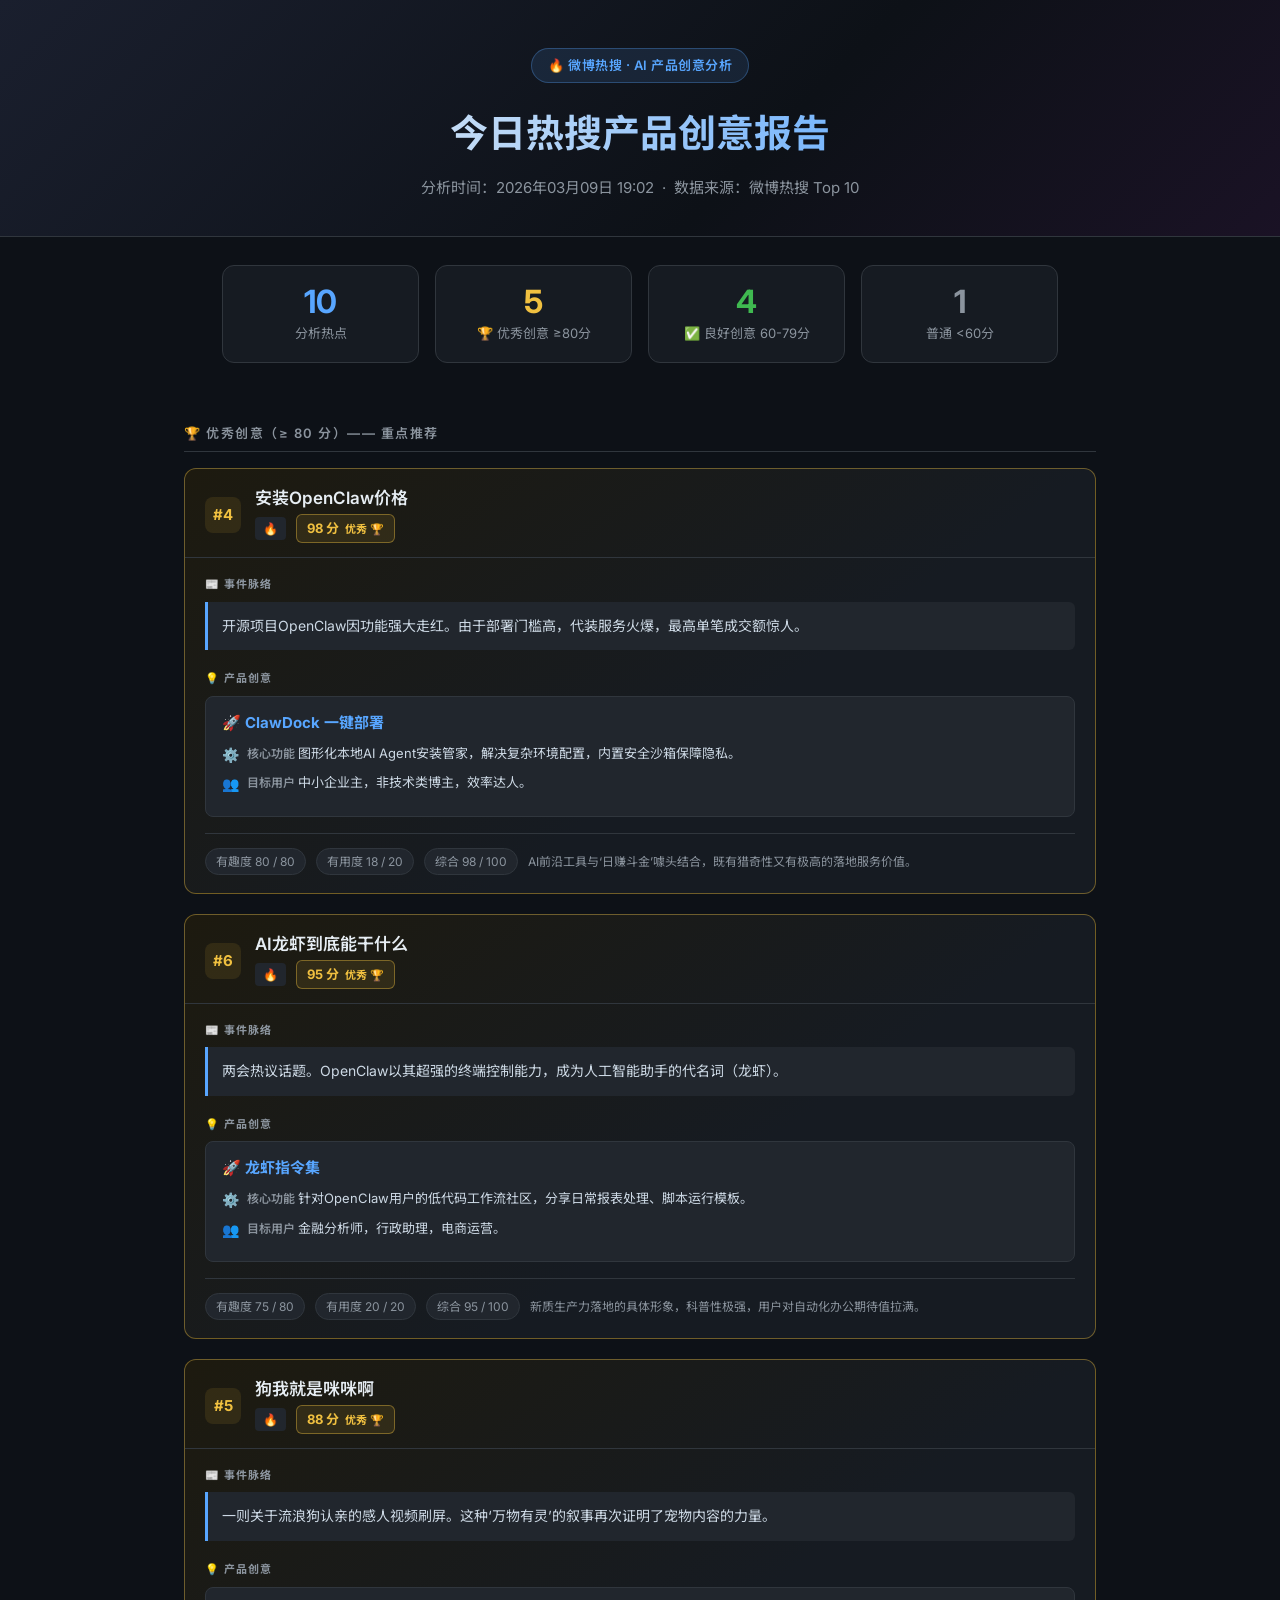
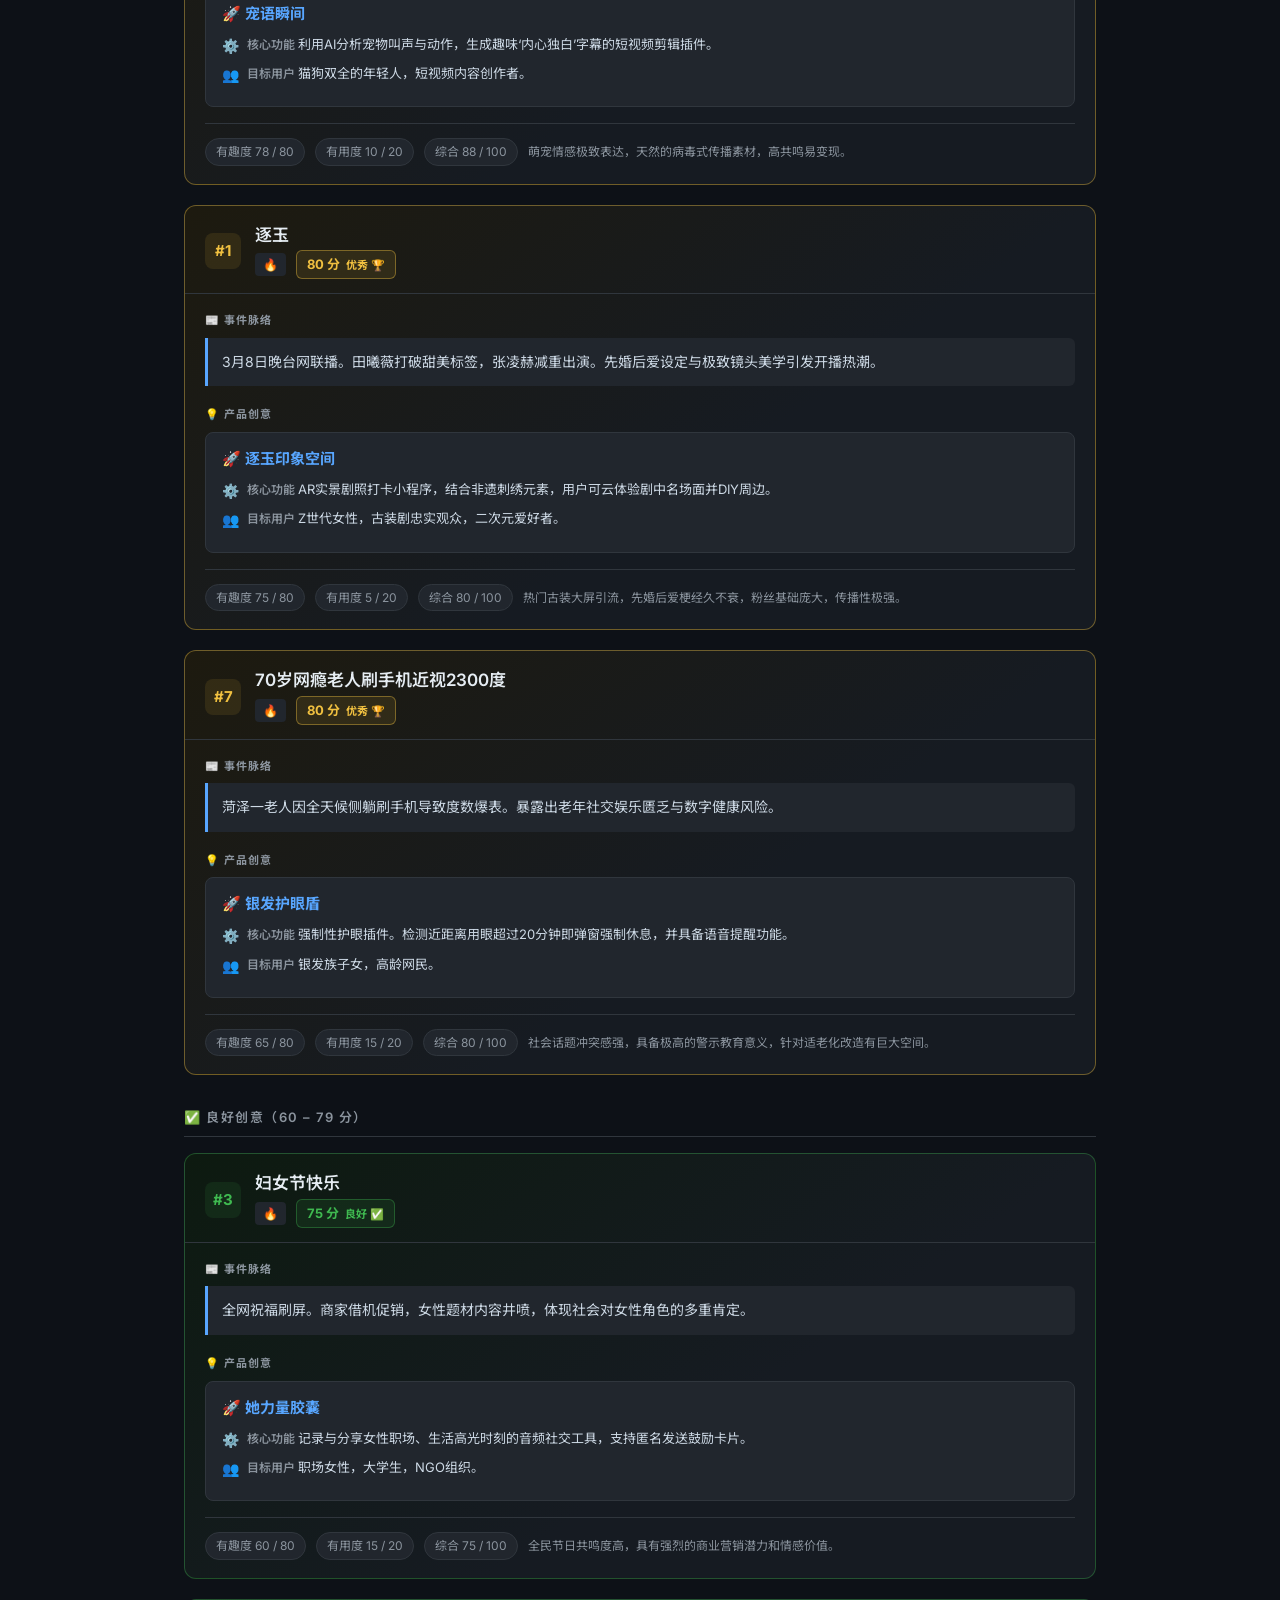
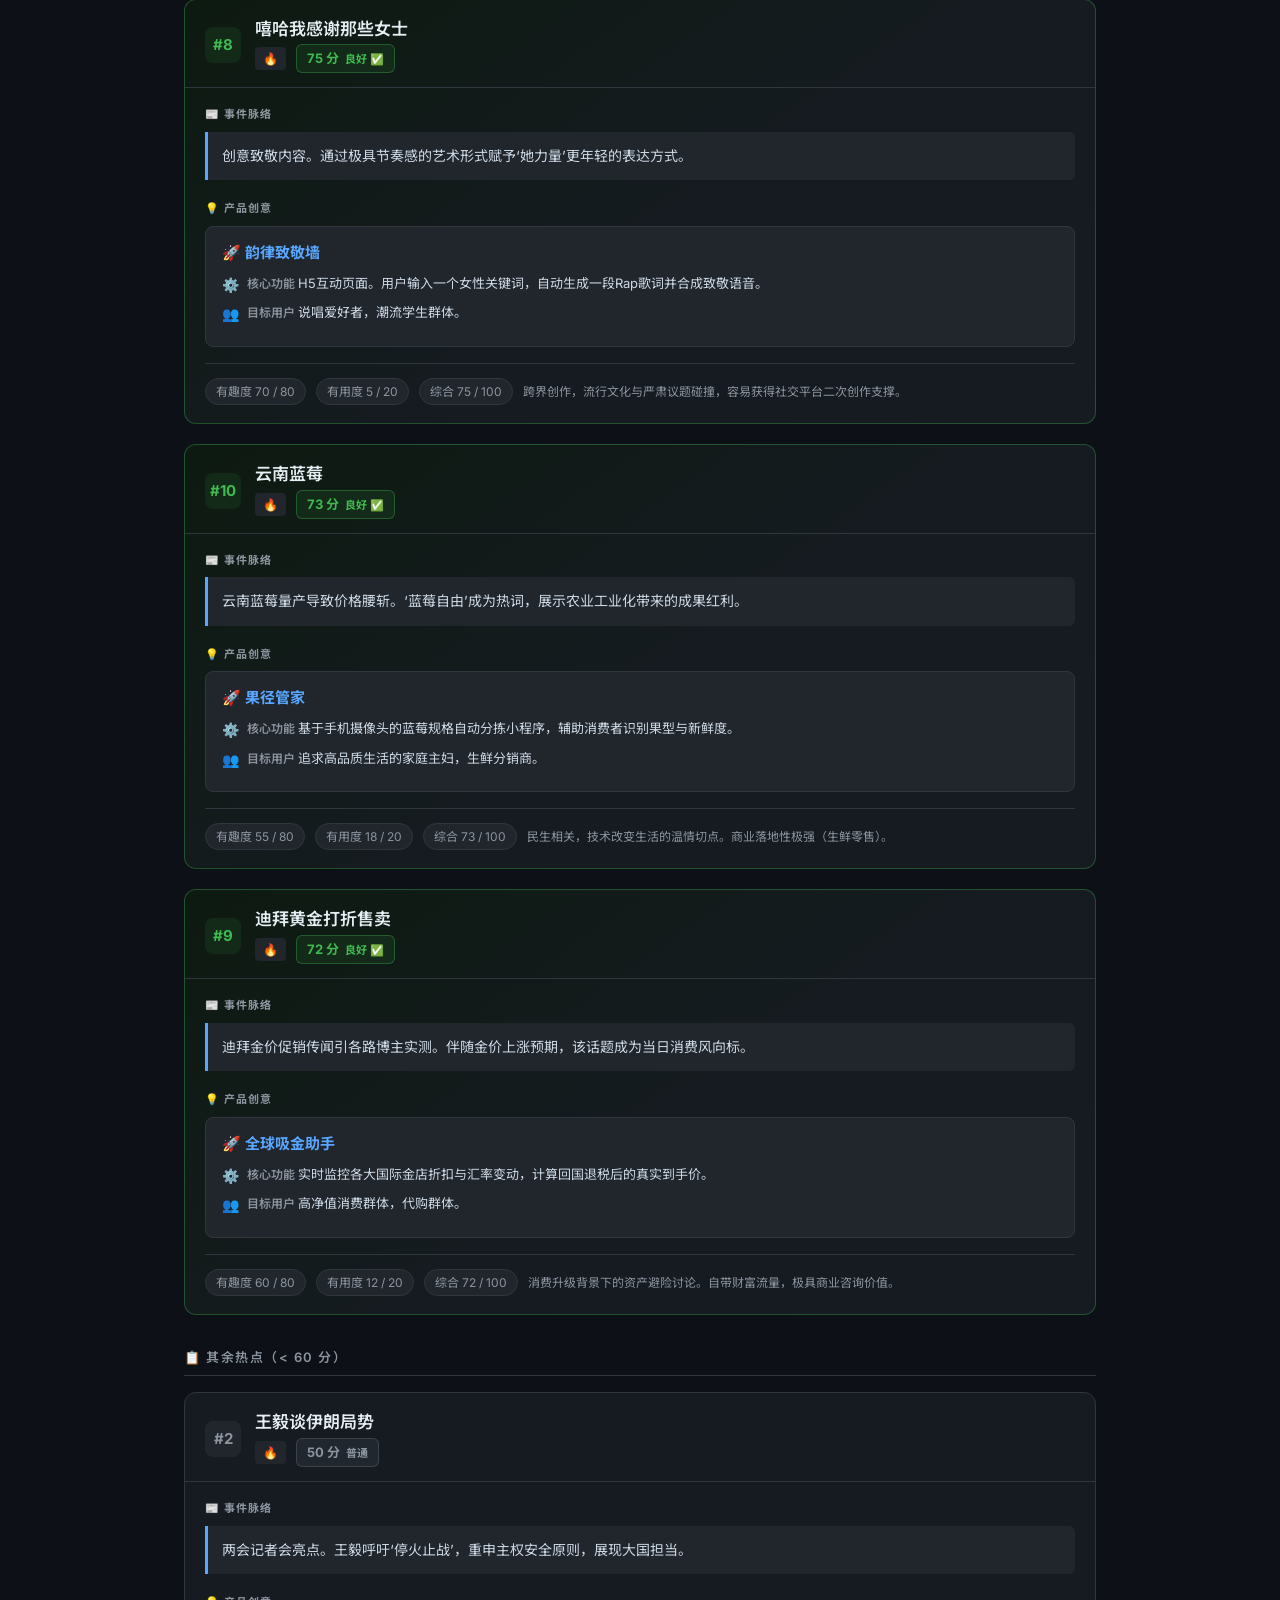
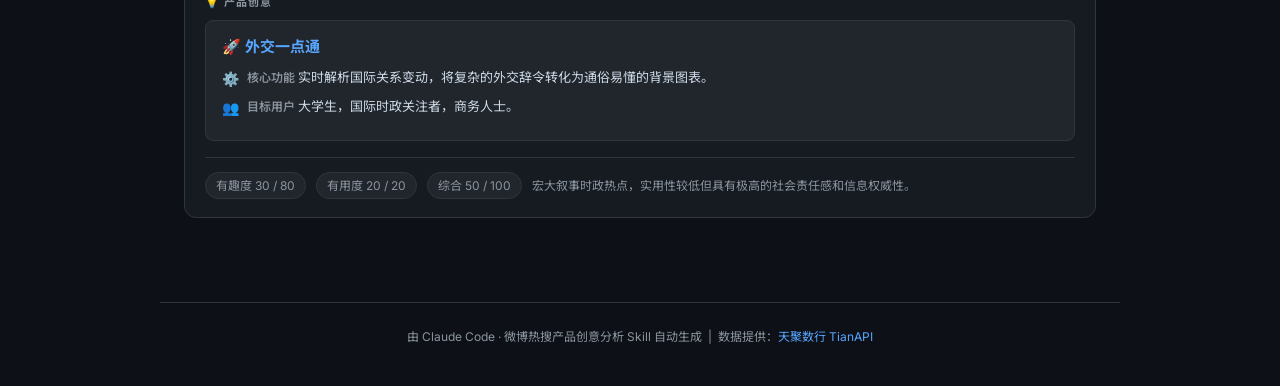
<file: weibo_trending_report.html>
<!DOCTYPE html>
<html lang="zh-CN">
<head>
  <meta charset="UTF-8" />
  <meta name="viewport" content="width=device-width, initial-scale=1.0" />
  <title>微博热搜产品创意报告 · 2026年03月09日 19:02</title>
  <link rel="preconnect" href="https://fonts.googleapis.com" />
  <link href="https://fonts.googleapis.com/css2?family=Inter:wght@400;500;600;700&family=Noto+Sans+SC:wght@400;500;700&display=swap" rel="stylesheet" />
  <style>
    :root {
      --bg: #0d1117;
      --surface: #161b22;
      --surface2: #21262d;
      --border: #30363d;
      --text: #e6edf3;
      --text-muted: #8b949e;
      --gold: #f0c040;
      --gold-bg: rgba(240,192,64,0.10);
      --gold-border: rgba(240,192,64,0.40);
      --green: #3fb950;
      --green-bg: rgba(63,185,80,0.10);
      --green-border: rgba(63,185,80,0.35);
      --gray-border: rgba(139,148,158,0.25);
      --accent: #58a6ff;
      --radius: 12px;
    }
    *, *::before, *::after { box-sizing: border-box; margin: 0; padding: 0; }
    body {
      background: var(--bg);
      color: var(--text);
      font-family: 'Inter', 'Noto Sans SC', sans-serif;
      min-height: 100vh;
      line-height: 1.6;
    }
    .header {
      background: linear-gradient(135deg, #1a1f2e 0%, #0d1117 60%, #1a1225 100%);
      border-bottom: 1px solid var(--border);
      padding: 48px 32px 36px;
      text-align: center;
    }
    .header-badge {
      display: inline-flex; align-items: center; gap: 8px;
      background: rgba(88,166,255,0.12); border: 1px solid rgba(88,166,255,0.3);
      border-radius: 20px; padding: 6px 16px;
      font-size: 13px; color: var(--accent); font-weight: 600; letter-spacing: 0.5px;
      margin-bottom: 20px;
    }
    .header h1 {
      font-size: clamp(26px, 4vw, 38px); font-weight: 700;
      background: linear-gradient(90deg, #e6edf3 20%, #58a6ff 80%);
      -webkit-background-clip: text; -webkit-text-fill-color: transparent;
      margin-bottom: 12px;
    }
    .header p { color: var(--text-muted); font-size: 15px; }
    .stats-row {
      display: flex; justify-content: center; flex-wrap: wrap; gap: 16px;
      padding: 28px 32px; max-width: 900px; margin: 0 auto;
    }
    .stat-card {
      background: var(--surface); border: 1px solid var(--border);
      border-radius: var(--radius); padding: 18px 28px; text-align: center;
      min-width: 140px; flex: 1;
    }
    .stat-card .num { font-size: 32px; font-weight: 700; line-height: 1.1; }
    .stat-card .label { color: var(--text-muted); font-size: 13px; margin-top: 4px; }
    .stat-card.gold .num { color: var(--gold); }
    .stat-card.green .num { color: var(--green); }
    .stat-card.blue .num { color: var(--accent); }
    .container { max-width: 960px; margin: 0 auto; padding: 0 24px 64px; }
    .section-title {
      font-size: 13px; font-weight: 600; text-transform: uppercase;
      letter-spacing: 1.5px; color: var(--text-muted);
      margin: 32px 0 16px; padding-bottom: 8px;
      border-bottom: 1px solid var(--border);
    }
    .card {
      background: var(--surface); border: 1px solid var(--border);
      border-radius: var(--radius); margin-bottom: 20px; overflow: hidden;
      transition: box-shadow 0.25s;
    }
    .card:hover { box-shadow: 0 4px 24px rgba(0,0,0,0.4); }
    .card.excellent {
      border-color: var(--gold-border);
      background: linear-gradient(145deg, #1d1a0f 0%, var(--surface) 60%);
    }
    .card.good {
      border-color: var(--green-border);
      background: linear-gradient(145deg, #0d1a10 0%, var(--surface) 60%);
    }
    .card-header {
      display: flex; align-items: center; gap: 14px;
      padding: 18px 20px 14px; border-bottom: 1px solid var(--border);
    }
    .rank-badge {
      width: 36px; height: 36px; border-radius: 8px;
      display: flex; align-items: center; justify-content: center;
      font-size: 15px; font-weight: 700; flex-shrink: 0;
      background: var(--surface2); color: var(--text-muted);
    }
    .card.excellent .rank-badge { background: var(--gold-bg); color: var(--gold); }
    .card.good .rank-badge { background: var(--green-bg); color: var(--green); }
    .card-title-wrap { flex: 1; min-width: 0; }
    .card-title {
      font-size: 17px; font-weight: 600; line-height: 1.35;
      white-space: nowrap; overflow: hidden; text-overflow: ellipsis;
    }
    .card-meta { display: flex; gap: 10px; align-items: center; margin-top: 4px; flex-wrap: wrap; }
    .hot-tag {
      font-size: 12px; color: var(--text-muted);
      background: var(--surface2); border-radius: 4px; padding: 2px 8px;
    }
    .score-badge {
      font-size: 13px; font-weight: 700; padding: 3px 10px; border-radius: 6px;
    }
    .score-badge.excellent { background: var(--gold-bg); color: var(--gold); border: 1px solid var(--gold-border); }
    .score-badge.good      { background: var(--green-bg); color: var(--green); border: 1px solid var(--green-border); }
    .score-badge.normal    { background: rgba(139,148,158,0.1); color: var(--text-muted); border: 1px solid var(--gray-border); }
    .level-label { font-size: 11px; }
    .card-body { padding: 18px 20px; }
    .section-label {
      font-size: 11px; font-weight: 700; text-transform: uppercase; letter-spacing: 1px;
      color: var(--text-muted); margin-bottom: 8px;
    }
    .event-summary {
      color: #cdd9e5; font-size: 14px; line-height: 1.75;
      background: var(--surface2); border-left: 3px solid var(--accent);
      border-radius: 0 6px 6px 0; padding: 12px 14px; margin-bottom: 20px;
    }
    .products-grid { display: flex; flex-direction: column; gap: 14px; }
    .product-card {
      background: var(--surface2); border: 1px solid var(--border);
      border-radius: 8px; padding: 14px 16px;
    }
    .product-name { font-size: 15px; font-weight: 700; color: var(--accent); margin-bottom: 8px; }
    .product-row { display: flex; gap: 8px; margin-bottom: 6px; }
    .product-icon { font-size: 14px; flex-shrink: 0; margin-top: 1px; }
    .product-text { font-size: 13px; color: #cdd9e5; line-height: 1.6; }
    .product-label { color: var(--text-muted); font-size: 12px; font-weight: 600; }
    .score-breakdown {
      display: flex; gap: 10px; flex-wrap: wrap; margin-top: 16px; padding-top: 14px;
      border-top: 1px solid var(--border); align-items: center;
    }
    .score-pill {
      font-size: 12px; padding: 3px 10px; border-radius: 20px;
      background: var(--surface2); color: var(--text-muted); border: 1px solid var(--border);
    }
    .score-reason { font-size: 12px; color: var(--text-muted); flex: 1; min-width: 150px; }
    .footer {
      text-align: center; color: var(--text-muted); font-size: 12px;
      padding: 24px 0 40px; border-top: 1px solid var(--border);
      max-width: 960px; margin: 0 auto;
    }
    a { color: var(--accent); text-decoration: none; }
    a:hover { text-decoration: underline; }
  </style>
</head>
<body>

<div class="header">
  <div class="header-badge">🔥 微博热搜 · AI 产品创意分析</div>
  <h1>今日热搜产品创意报告</h1>
  <p>分析时间：2026年03月09日 19:02 &nbsp;·&nbsp; 数据来源：微博热搜 Top 10</p>
</div>

<div class="stats-row">
  <div class="stat-card blue"><div class="num">10</div><div class="label">分析热点</div></div>
  <div class="stat-card gold"><div class="num">5</div><div class="label">🏆 优秀创意 ≥80分</div></div>
  <div class="stat-card green"><div class="num">4</div><div class="label">✅ 良好创意 60-79分</div></div>
  <div class="stat-card"><div class="num" style="color:#8b949e">1</div><div class="label">普通 &lt;60分</div></div>
</div>

<div class="container">
  <div class="section-title">🏆 优秀创意（≥ 80 分）—— 重点推荐</div>

<div class="card excellent" id="trend-4">
  <div class="card-header">
    <div class="rank-badge">#4</div>
    <div class="card-title-wrap">
      <div class="card-title">安装OpenClaw价格</div>
      <div class="card-meta">
        <span class="hot-tag">🔥 </span>
        <span class="score-badge excellent">98 分 &nbsp;<span class="level-label">优秀 🏆</span></span>
      </div>
    </div>
  </div>
  <div class="card-body">
    <div class="section-label">📰 事件脉络</div>
    <div class="event-summary">开源项目OpenClaw因功能强大走红。由于部署门槛高，代装服务火爆，最高单笔成交额惊人。</div>
    <div class="section-label">💡 产品创意</div>
    <div class="products-grid">
      <div class="product-card">
        <div class="product-name">🚀 ClawDock 一键部署</div>
        <div class="product-row">
          <span class="product-icon">⚙️</span>
          <div class="product-text"><span class="product-label">核心功能&nbsp;</span>图形化本地AI Agent安装管家，解决复杂环境配置，内置安全沙箱保障隐私。</div>
        </div>
        <div class="product-row">
          <span class="product-icon">👥</span>
          <div class="product-text"><span class="product-label">目标用户&nbsp;</span>中小企业主，非技术类博主，效率达人。</div>
        </div>
      </div>
    </div>
    <div class="score-breakdown">
      <span class="score-pill">有趣度 80 / 80</span>
      <span class="score-pill">有用度 18 / 20</span>
      <span class="score-pill">综合 98 / 100</span>
      <span class="score-reason">AI前沿工具与‘日赚斗金’噱头结合，既有猎奇性又有极高的落地服务价值。</span>
    </div>
  </div>
</div>
<div class="card excellent" id="trend-6">
  <div class="card-header">
    <div class="rank-badge">#6</div>
    <div class="card-title-wrap">
      <div class="card-title">AI龙虾到底能干什么</div>
      <div class="card-meta">
        <span class="hot-tag">🔥 </span>
        <span class="score-badge excellent">95 分 &nbsp;<span class="level-label">优秀 🏆</span></span>
      </div>
    </div>
  </div>
  <div class="card-body">
    <div class="section-label">📰 事件脉络</div>
    <div class="event-summary">两会热议话题。OpenClaw以其超强的终端控制能力，成为人工智能助手的代名词（龙虾）。</div>
    <div class="section-label">💡 产品创意</div>
    <div class="products-grid">
      <div class="product-card">
        <div class="product-name">🚀 龙虾指令集</div>
        <div class="product-row">
          <span class="product-icon">⚙️</span>
          <div class="product-text"><span class="product-label">核心功能&nbsp;</span>针对OpenClaw用户的低代码工作流社区，分享日常报表处理、脚本运行模板。</div>
        </div>
        <div class="product-row">
          <span class="product-icon">👥</span>
          <div class="product-text"><span class="product-label">目标用户&nbsp;</span>金融分析师，行政助理，电商运营。</div>
        </div>
      </div>
    </div>
    <div class="score-breakdown">
      <span class="score-pill">有趣度 75 / 80</span>
      <span class="score-pill">有用度 20 / 20</span>
      <span class="score-pill">综合 95 / 100</span>
      <span class="score-reason">新质生产力落地的具体形象，科普性极强，用户对自动化办公期待值拉满。</span>
    </div>
  </div>
</div>
<div class="card excellent" id="trend-5">
  <div class="card-header">
    <div class="rank-badge">#5</div>
    <div class="card-title-wrap">
      <div class="card-title">狗我就是咪咪啊</div>
      <div class="card-meta">
        <span class="hot-tag">🔥 </span>
        <span class="score-badge excellent">88 分 &nbsp;<span class="level-label">优秀 🏆</span></span>
      </div>
    </div>
  </div>
  <div class="card-body">
    <div class="section-label">📰 事件脉络</div>
    <div class="event-summary">一则关于流浪狗认亲的感人视频刷屏。这种‘万物有灵’的叙事再次证明了宠物内容的力量。</div>
    <div class="section-label">💡 产品创意</div>
    <div class="products-grid">
      <div class="product-card">
        <div class="product-name">🚀 宠语瞬间</div>
        <div class="product-row">
          <span class="product-icon">⚙️</span>
          <div class="product-text"><span class="product-label">核心功能&nbsp;</span>利用AI分析宠物叫声与动作，生成趣味‘内心独白’字幕的短视频剪辑插件。</div>
        </div>
        <div class="product-row">
          <span class="product-icon">👥</span>
          <div class="product-text"><span class="product-label">目标用户&nbsp;</span>猫狗双全的年轻人，短视频内容创作者。</div>
        </div>
      </div>
    </div>
    <div class="score-breakdown">
      <span class="score-pill">有趣度 78 / 80</span>
      <span class="score-pill">有用度 10 / 20</span>
      <span class="score-pill">综合 88 / 100</span>
      <span class="score-reason">萌宠情感极致表达，天然的病毒式传播素材，高共鸣易变现。</span>
    </div>
  </div>
</div>
<div class="card excellent" id="trend-1">
  <div class="card-header">
    <div class="rank-badge">#1</div>
    <div class="card-title-wrap">
      <div class="card-title">逐玉</div>
      <div class="card-meta">
        <span class="hot-tag">🔥 </span>
        <span class="score-badge excellent">80 分 &nbsp;<span class="level-label">优秀 🏆</span></span>
      </div>
    </div>
  </div>
  <div class="card-body">
    <div class="section-label">📰 事件脉络</div>
    <div class="event-summary">3月8日晚台网联播。田曦薇打破甜美标签，张凌赫减重出演。先婚后爱设定与极致镜头美学引发开播热潮。</div>
    <div class="section-label">💡 产品创意</div>
    <div class="products-grid">
      <div class="product-card">
        <div class="product-name">🚀 逐玉印象空间</div>
        <div class="product-row">
          <span class="product-icon">⚙️</span>
          <div class="product-text"><span class="product-label">核心功能&nbsp;</span>AR实景剧照打卡小程序，结合非遗刺绣元素，用户可云体验剧中名场面并DIY周边。</div>
        </div>
        <div class="product-row">
          <span class="product-icon">👥</span>
          <div class="product-text"><span class="product-label">目标用户&nbsp;</span>Z世代女性，古装剧忠实观众，二次元爱好者。</div>
        </div>
      </div>
    </div>
    <div class="score-breakdown">
      <span class="score-pill">有趣度 75 / 80</span>
      <span class="score-pill">有用度 5 / 20</span>
      <span class="score-pill">综合 80 / 100</span>
      <span class="score-reason">热门古装大屏引流，先婚后爱梗经久不衰，粉丝基础庞大，传播性极强。</span>
    </div>
  </div>
</div>
<div class="card excellent" id="trend-7">
  <div class="card-header">
    <div class="rank-badge">#7</div>
    <div class="card-title-wrap">
      <div class="card-title">70岁网瘾老人刷手机近视2300度</div>
      <div class="card-meta">
        <span class="hot-tag">🔥 </span>
        <span class="score-badge excellent">80 分 &nbsp;<span class="level-label">优秀 🏆</span></span>
      </div>
    </div>
  </div>
  <div class="card-body">
    <div class="section-label">📰 事件脉络</div>
    <div class="event-summary">菏泽一老人因全天候侧躺刷手机导致度数爆表。暴露出老年社交娱乐匮乏与数字健康风险。</div>
    <div class="section-label">💡 产品创意</div>
    <div class="products-grid">
      <div class="product-card">
        <div class="product-name">🚀 银发护眼盾</div>
        <div class="product-row">
          <span class="product-icon">⚙️</span>
          <div class="product-text"><span class="product-label">核心功能&nbsp;</span>强制性护眼插件。检测近距离用眼超过20分钟即弹窗强制休息，并具备语音提醒功能。</div>
        </div>
        <div class="product-row">
          <span class="product-icon">👥</span>
          <div class="product-text"><span class="product-label">目标用户&nbsp;</span>银发族子女，高龄网民。</div>
        </div>
      </div>
    </div>
    <div class="score-breakdown">
      <span class="score-pill">有趣度 65 / 80</span>
      <span class="score-pill">有用度 15 / 20</span>
      <span class="score-pill">综合 80 / 100</span>
      <span class="score-reason">社会话题冲突感强，具备极高的警示教育意义，针对适老化改造有巨大空间。</span>
    </div>
  </div>
</div>
  <div class="section-title">✅ 良好创意（60 – 79 分）</div>

<div class="card good" id="trend-3">
  <div class="card-header">
    <div class="rank-badge">#3</div>
    <div class="card-title-wrap">
      <div class="card-title">妇女节快乐</div>
      <div class="card-meta">
        <span class="hot-tag">🔥 </span>
        <span class="score-badge good">75 分 &nbsp;<span class="level-label">良好 ✅</span></span>
      </div>
    </div>
  </div>
  <div class="card-body">
    <div class="section-label">📰 事件脉络</div>
    <div class="event-summary">全网祝福刷屏。商家借机促销，女性题材内容井喷，体现社会对女性角色的多重肯定。</div>
    <div class="section-label">💡 产品创意</div>
    <div class="products-grid">
      <div class="product-card">
        <div class="product-name">🚀 她力量胶囊</div>
        <div class="product-row">
          <span class="product-icon">⚙️</span>
          <div class="product-text"><span class="product-label">核心功能&nbsp;</span>记录与分享女性职场、生活高光时刻的音频社交工具，支持匿名发送鼓励卡片。</div>
        </div>
        <div class="product-row">
          <span class="product-icon">👥</span>
          <div class="product-text"><span class="product-label">目标用户&nbsp;</span>职场女性，大学生，NGO组织。</div>
        </div>
      </div>
    </div>
    <div class="score-breakdown">
      <span class="score-pill">有趣度 60 / 80</span>
      <span class="score-pill">有用度 15 / 20</span>
      <span class="score-pill">综合 75 / 100</span>
      <span class="score-reason">全民节日共鸣度高，具有强烈的商业营销潜力和情感价值。</span>
    </div>
  </div>
</div>
<div class="card good" id="trend-8">
  <div class="card-header">
    <div class="rank-badge">#8</div>
    <div class="card-title-wrap">
      <div class="card-title">嘻哈我感谢那些女士</div>
      <div class="card-meta">
        <span class="hot-tag">🔥 </span>
        <span class="score-badge good">75 分 &nbsp;<span class="level-label">良好 ✅</span></span>
      </div>
    </div>
  </div>
  <div class="card-body">
    <div class="section-label">📰 事件脉络</div>
    <div class="event-summary">创意致敬内容。通过极具节奏感的艺术形式赋予‘她力量’更年轻的表达方式。</div>
    <div class="section-label">💡 产品创意</div>
    <div class="products-grid">
      <div class="product-card">
        <div class="product-name">🚀 韵律致敬墙</div>
        <div class="product-row">
          <span class="product-icon">⚙️</span>
          <div class="product-text"><span class="product-label">核心功能&nbsp;</span>H5互动页面。用户输入一个女性关键词，自动生成一段Rap歌词并合成致敬语音。</div>
        </div>
        <div class="product-row">
          <span class="product-icon">👥</span>
          <div class="product-text"><span class="product-label">目标用户&nbsp;</span>说唱爱好者，潮流学生群体。</div>
        </div>
      </div>
    </div>
    <div class="score-breakdown">
      <span class="score-pill">有趣度 70 / 80</span>
      <span class="score-pill">有用度 5 / 20</span>
      <span class="score-pill">综合 75 / 100</span>
      <span class="score-reason">跨界创作，流行文化与严肃议题碰撞，容易获得社交平台二次创作支撑。</span>
    </div>
  </div>
</div>
<div class="card good" id="trend-10">
  <div class="card-header">
    <div class="rank-badge">#10</div>
    <div class="card-title-wrap">
      <div class="card-title">云南蓝莓</div>
      <div class="card-meta">
        <span class="hot-tag">🔥 </span>
        <span class="score-badge good">73 分 &nbsp;<span class="level-label">良好 ✅</span></span>
      </div>
    </div>
  </div>
  <div class="card-body">
    <div class="section-label">📰 事件脉络</div>
    <div class="event-summary">云南蓝莓量产导致价格腰斩。‘蓝莓自由’成为热词，展示农业工业化带来的成果红利。</div>
    <div class="section-label">💡 产品创意</div>
    <div class="products-grid">
      <div class="product-card">
        <div class="product-name">🚀 果径管家</div>
        <div class="product-row">
          <span class="product-icon">⚙️</span>
          <div class="product-text"><span class="product-label">核心功能&nbsp;</span>基于手机摄像头的蓝莓规格自动分拣小程序，辅助消费者识别果型与新鲜度。</div>
        </div>
        <div class="product-row">
          <span class="product-icon">👥</span>
          <div class="product-text"><span class="product-label">目标用户&nbsp;</span>追求高品质生活的家庭主妇，生鲜分销商。</div>
        </div>
      </div>
    </div>
    <div class="score-breakdown">
      <span class="score-pill">有趣度 55 / 80</span>
      <span class="score-pill">有用度 18 / 20</span>
      <span class="score-pill">综合 73 / 100</span>
      <span class="score-reason">民生相关，技术改变生活的温情切点。商业落地性极强（生鲜零售）。</span>
    </div>
  </div>
</div>
<div class="card good" id="trend-9">
  <div class="card-header">
    <div class="rank-badge">#9</div>
    <div class="card-title-wrap">
      <div class="card-title">迪拜黄金打折售卖</div>
      <div class="card-meta">
        <span class="hot-tag">🔥 </span>
        <span class="score-badge good">72 分 &nbsp;<span class="level-label">良好 ✅</span></span>
      </div>
    </div>
  </div>
  <div class="card-body">
    <div class="section-label">📰 事件脉络</div>
    <div class="event-summary">迪拜金价促销传闻引各路博主实测。伴随金价上涨预期，该话题成为当日消费风向标。</div>
    <div class="section-label">💡 产品创意</div>
    <div class="products-grid">
      <div class="product-card">
        <div class="product-name">🚀 全球吸金助手</div>
        <div class="product-row">
          <span class="product-icon">⚙️</span>
          <div class="product-text"><span class="product-label">核心功能&nbsp;</span>实时监控各大国际金店折扣与汇率变动，计算回国退税后的真实到手价。</div>
        </div>
        <div class="product-row">
          <span class="product-icon">👥</span>
          <div class="product-text"><span class="product-label">目标用户&nbsp;</span>高净值消费群体，代购群体。</div>
        </div>
      </div>
    </div>
    <div class="score-breakdown">
      <span class="score-pill">有趣度 60 / 80</span>
      <span class="score-pill">有用度 12 / 20</span>
      <span class="score-pill">综合 72 / 100</span>
      <span class="score-reason">消费升级背景下的资产避险讨论。自带财富流量，极具商业咨询价值。</span>
    </div>
  </div>
</div>
  <div class="section-title">📋 其余热点（&lt; 60 分）</div>

<div class="card " id="trend-2">
  <div class="card-header">
    <div class="rank-badge">#2</div>
    <div class="card-title-wrap">
      <div class="card-title">王毅谈伊朗局势</div>
      <div class="card-meta">
        <span class="hot-tag">🔥 </span>
        <span class="score-badge normal">50 分 &nbsp;<span class="level-label">普通</span></span>
      </div>
    </div>
  </div>
  <div class="card-body">
    <div class="section-label">📰 事件脉络</div>
    <div class="event-summary">两会记者会亮点。王毅呼吁‘停火止战’，重申主权安全原则，展现大国担当。</div>
    <div class="section-label">💡 产品创意</div>
    <div class="products-grid">
      <div class="product-card">
        <div class="product-name">🚀 外交一点通</div>
        <div class="product-row">
          <span class="product-icon">⚙️</span>
          <div class="product-text"><span class="product-label">核心功能&nbsp;</span>实时解析国际关系变动，将复杂的外交辞令转化为通俗易懂的背景图表。</div>
        </div>
        <div class="product-row">
          <span class="product-icon">👥</span>
          <div class="product-text"><span class="product-label">目标用户&nbsp;</span>大学生，国际时政关注者，商务人士。</div>
        </div>
      </div>
    </div>
    <div class="score-breakdown">
      <span class="score-pill">有趣度 30 / 80</span>
      <span class="score-pill">有用度 20 / 20</span>
      <span class="score-pill">综合 50 / 100</span>
      <span class="score-reason">宏大叙事时政热点，实用性较低但具有极高的社会责任感和信息权威性。</span>
    </div>
  </div>
</div>
</div>

<div class="footer">
  <p>
    由 Claude Code · 微博热搜产品创意分析 Skill 自动生成 &nbsp;|&nbsp;
    数据提供：<a href="https://www.tianapi.com" target="_blank">天聚数行 TianAPI</a>
  </p>
</div>

</body>
</html>
</file>
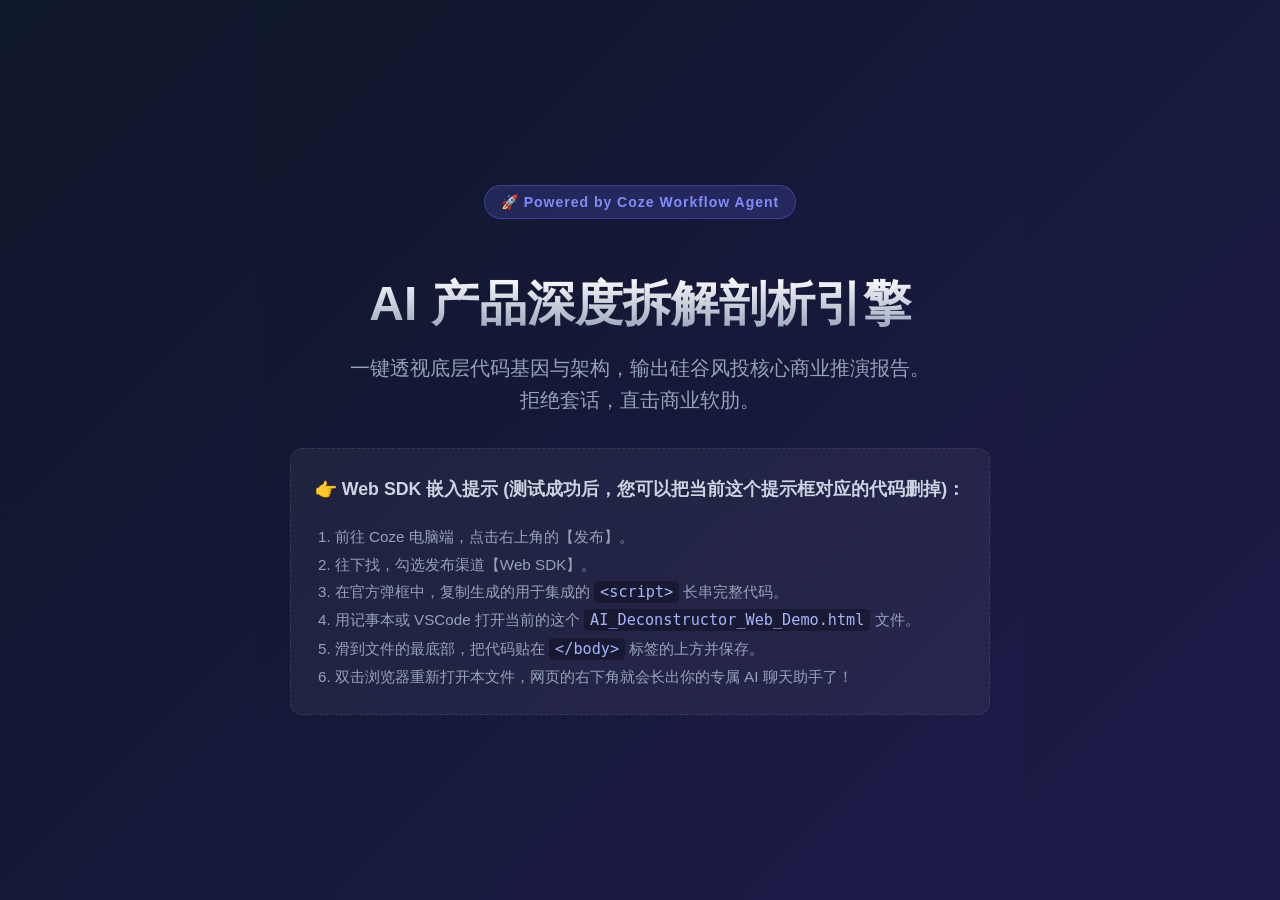
<file: AI产品深度拆解助手/AI_Deconstructor_Web_Demo.html>
<!DOCTYPE html>
<html lang="zh-CN">
<head>
    <meta charset="UTF-8">
    <meta name="viewport" content="width=device-width, initial-scale=1.0">
    <title>AI 产品深度拆解助手 - 演示前台</title>
    <style>
        body, html {
            margin: 0; padding: 0; height: 100%;
            font-family: -apple-system, BlinkMacSystemFont, "Segoe UI", Roboto, Helvetica, Arial, sans-serif;
            background: linear-gradient(135deg, #0f172a 0%, #1e1b4b 100%);
            color: #ffffff;
            display: flex; flex-direction: column; justify-content: center; align-items: center; text-align: center;
        }
        .container { max-width: 800px; padding: 2rem; }
        .badge {
            background: rgba(99, 102, 241, 0.2); color: #818cf8;
            padding: 0.5rem 1rem; border-radius: 9999px; font-size: 0.875rem; font-weight: 600;
            display: inline-block; margin-bottom: 1.5rem; border: 1px solid rgba(99, 102, 241, 0.4);
            letter-spacing: 1px;
        }
        h1 { font-size: 3rem; margin-bottom: 1rem; line-height: 1.2; font-weight: 800; background: -webkit-linear-gradient(#fff, #94a3b8); -webkit-background-clip: text; -webkit-text-fill-color: transparent;}
        p { font-size: 1.25rem; color: #94a3b8; margin-bottom: 2rem; line-height: 1.6; }
        .instructions {
            background: rgba(255, 255, 255, 0.05); padding: 1.5rem; border-radius: 12px; border: 1px dashed rgba(255, 255, 255, 0.1); text-align: left;
            font-size: 0.95rem; line-height: 1.8;
        }
        code { background: rgba(0,0,0,0.3); padding: 2px 6px; border-radius: 4px; color: #a5b4fc;}
    </style>
</head>
<body>
    <div class="container">
        <div class="badge">🚀 Powered by Coze Workflow Agent</div>
        <h1>AI 产品深度拆解剖析引擎</h1>
        <p>一键透视底层代码基因与架构，输出硅谷风投核心商业推演报告。<br>拒绝套话，直击商业软肋。</p>
        
        <div class="instructions">
            <h3 style="margin-top: 0; color: #cbd5e1;">👉 Web SDK 嵌入提示 (测试成功后，您可以把当前这个提示框对应的代码删掉)：</h3>
            <ol style="color: #94a3b8; margin: 0; padding-left: 20px;">
                <li>前往 Coze 电脑端，点击右上角的【发布】。</li>
                <li>往下找，勾选发布渠道【Web SDK】。</li>
                <li>在官方弹框中，复制生成的用于集成的 <code>&lt;script&gt;</code> 长串完整代码。</li>
                <li>用记事本或 VSCode 打开当前的这个 <code>AI_Deconstructor_Web_Demo.html</code> 文件。</li>
                <li>滑到文件的最底部，把代码贴在 <code>&lt;/body&gt;</code> 标签的上方并保存。</li>
                <li>双击浏览器重新打开本文件，网页的右下角就会长出你的专属 AI 聊天助手了！</li>
            </ol>
        </div>
    </div>

    <!-- 请将 Coze 的 Web SDK <script> 代码粘贴在下面这行，它就会在这个精美的背景上渲染出聊天气泡网页： -->

    
</body>
</html>
</file>
<file: yuntian.huang的AI私人助理/miairia.github.io/style.css>
:root {
    --bg-dark: #0a0a0c;
    --text-main: #f0f0f5;
    --text-dim: #a1a1aa;
    --accent-color: #6366f1;
    /* Indigo */
    --accent-glow: rgba(99, 102, 241, 0.4);
    --glass-bg: rgba(255, 255, 255, 0.03);
    --glass-border: rgba(255, 255, 255, 0.08);
    --level-1: #10b981;
    /* Emerald */
    --level-2: #3b82f6;
    /* Blue */
    --level-master: #8b5cf6;
    /* Violet */
}

* {
    margin: 0;
    padding: 0;
    box-sizing: border-box;
}

html {
    scroll-behavior: smooth;
}

body {
    background-color: var(--bg-dark);
    color: var(--text-main);
    font-family: 'Inter', 'Noto Sans SC', sans-serif;
    line-height: 1.6;
    overflow-x: hidden;
    position: relative;
}

/* Background Effects */
.bg-grad-1 {
    position: fixed;
    top: -20vh;
    left: -10vw;
    width: 60vw;
    height: 60vw;
    background: radial-gradient(circle, rgba(99, 102, 241, 0.15) 0%, rgba(10, 10, 12, 0) 70%);
    z-index: -2;
    filter: blur(80px);
}

.bg-grad-2 {
    position: fixed;
    bottom: -20vh;
    right: -10vw;
    width: 70vw;
    height: 70vw;
    background: radial-gradient(circle, rgba(139, 92, 246, 0.1) 0%, rgba(10, 10, 12, 0) 70%);
    z-index: -2;
    filter: blur(100px);
}

.noise-overlay {
    position: fixed;
    top: 0;
    left: 0;
    right: 0;
    bottom: 0;
    background: url('data:image/svg+xml;utf8,%3Csvg viewBox="0 0 200 200" xmlns="http://www.w3.org/2000/svg"%3E%3Cfilter id="noiseFilter"%3E%3CfeTurbulence type="fractalNoise" baseFrequency="0.65" numOctaves="3" stitchTiles="stitch"/%3E%3C/filter%3E%3Crect width="100%25" height="100%25" filter="url(%23noiseFilter)"/%3E%3C/svg%3E');
    opacity: 0.03;
    z-index: -1;
    pointer-events: none;
}

/* Navigation */
.glass-nav {
    position: fixed;
    top: 0;
    left: 0;
    right: 0;
    height: 70px;
    background: rgba(10, 10, 12, 0.7);
    backdrop-filter: blur(12px);
    -webkit-backdrop-filter: blur(12px);
    border-bottom: 1px solid var(--glass-border);
    z-index: 100; /* Lowered from 1000 to avoid blocking Coze SDK */
    transition: all 0.3s ease;
}

.nav-content {
    max-width: 1200px;
    margin: 0 auto;
    padding: 0 2rem;
    height: 100%;
    display: flex;
    justify-content: space-between;
    align-items: center;
}

.logo {
    font-weight: 800;
    font-size: 1.2rem;
    letter-spacing: 1px;
    background: linear-gradient(90deg, #fff, #a1a1aa);
    -webkit-background-clip: text;
    -webkit-text-fill-color: transparent;
}

.nav-links {
    list-style: none;
    display: flex;
    gap: 2rem;
}

.nav-links a {
    color: var(--text-dim);
    text-decoration: none;
    font-size: 0.9rem;
    font-weight: 500;
    transition: color 0.3s ease;
}

.nav-links a:hover {
    color: var(--text-main);
}

/* General Layout */
main {
    max-width: 1000px;
    margin: 0 auto;
    padding: 0 2rem;
}

.section {
    padding: 100px 0;
    min-height: auto;
}

/* Typography elements */
.section-header {
    margin-bottom: 3rem;
}

.section-header h2 {
    font-size: 2.5rem;
    font-weight: 700;
    letter-spacing: 2px;
}

.heading-line {
    width: 60px;
    height: 4px;
    background: var(--accent-color);
    margin: 1rem 0;
    border-radius: 2px;
    box-shadow: 0 0 10px var(--accent-glow);
}

.subtitle {
    color: var(--text-dim);
    font-size: 0.9rem;
    text-transform: uppercase;
    letter-spacing: 2px;
}

/* Glass Card Component */
.glass-card {
    background: var(--glass-bg);
    border: 1px solid var(--glass-border);
    border-radius: 16px;
    padding: 2.5rem;
    backdrop-filter: blur(16px);
    -webkit-backdrop-filter: blur(16px);
    box-shadow: 0 4px 30px rgba(0, 0, 0, 0.1);
    transition: transform 0.3s ease, border-color 0.3s ease;
}

/* Hero Section */
.hero-section {
    height: 100vh;
    display: flex;
    flex-direction: column;
    justify-content: center;
    align-items: center;
    text-align: center;
    position: relative;
}

.profile-container {
    position: relative;
    width: 180px;
    height: 180px;
    margin-bottom: 2rem;
    border-radius: 50%;
    margin-top: -5vh;
    animation: floatingProfile 4s ease-in-out infinite;
}

@keyframes floatingProfile {
    0% {
        transform: translateY(0);
    }

    50% {
        transform: translateY(-10px);
    }

    100% {
        transform: translateY(0);
    }
}

.profile-glow {
    position: absolute;
    top: -5%;
    left: -5%;
    right: -5%;
    bottom: -5%;
    border-radius: 50%;
    background: conic-gradient(from 0deg, var(--accent-color), transparent, var(--level-master), transparent);
    animation: rotate 8s linear infinite;
    filter: blur(15px);
    opacity: 0.6;
    z-index: 1;
}

@keyframes rotate {
    100% {
        transform: rotate(360deg);
    }
}

.profile-image {
    width: 100%;
    height: 100%;
    object-fit: cover;
    border-radius: 50%;
    position: relative;
    z-index: 2;
    border: 2px solid rgba(255, 255, 255, 0.1);
    box-shadow: inset 0 0 20px rgba(0, 0, 0, 0.5), 0 0 20px rgba(99, 102, 241, 0.4);
    background-color: #1a1a24;
    transition: transform 0.4s cubic-bezier(0.175, 0.885, 0.32, 1.275), box-shadow 0.4s ease;
    animation: breathingGlow 4s ease-in-out infinite alternate;
}

@keyframes breathingGlow {
    0% {
        box-shadow: inset 0 0 20px rgba(0, 0, 0, 0.5), 0 0 15px rgba(99, 102, 241, 0.3);
    }

    100% {
        box-shadow: inset 0 0 20px rgba(0, 0, 0, 0.5), 0 0 35px rgba(139, 92, 246, 0.6);
    }
}

.profile-container:hover .profile-image {
    transform: scale(1.05);
    animation-play-state: paused;
}

.greeting {
    font-size: 2.5rem;
    font-weight: 600;
    margin-bottom: 1.5rem;
    height: 3.5rem;
    /* prevent layout shift */
}

.cursor {
    display: inline-block;
    width: 3px;
    animation: blink 1s infinite;
    color: var(--accent-color);
}

@keyframes blink {

    0%,
    100% {
        opacity: 1;
    }

    50% {
        opacity: 0;
    }
}

.tags-container {
    display: flex;
    gap: 1rem;
    justify-content: center;
}

.glass-pill {
    padding: 0.6rem 1.5rem;
    border-radius: 30px;
    background: rgba(255, 255, 255, 0.05);
    border: 1px solid rgba(255, 255, 255, 0.1);
    backdrop-filter: blur(10px);
    font-size: 0.95rem;
    font-weight: 500;
    color: var(--text-main);
    transition: all 0.3s ease;
    cursor: default;
    display: inline-flex;
    align-items: center;
    gap: 0.5rem;
}

.tag-pm {
    color: #e879f9;
    /* Fuchsia */
    border-color: rgba(232, 121, 249, 0.3);
    background: rgba(232, 121, 249, 0.05);
}

.tag-pm:hover {
    box-shadow: 0 0 15px rgba(232, 121, 249, 0.2);
    border-color: rgba(232, 121, 249, 0.5);
    transform: translateY(-2px);
}

.tag-trainer {
    color: #38bdf8;
    /* Sky Blue */
    border-color: rgba(56, 189, 248, 0.3);
    background: rgba(56, 189, 248, 0.05);
}

.tag-trainer:hover {
    box-shadow: 0 0 15px rgba(56, 189, 248, 0.2);
    border-color: rgba(56, 189, 248, 0.5);
    transform: translateY(-2px);
}

.scroll-indicator {
    position: absolute;
    bottom: 2rem;
    display: flex;
    flex-direction: column;
    align-items: center;
    gap: 0.5rem;
    color: var(--text-dim);
    font-size: 0.75rem;
    letter-spacing: 2px;
    opacity: 0.6;
}

.mouse {
    width: 24px;
    height: 36px;
    border: 2px solid var(--text-dim);
    border-radius: 12px;
    position: relative;
    display: flex;
    justify-content: center;
}

.wheel {
    width: 4px;
    height: 6px;
    background: var(--text-dim);
    border-radius: 2px;
    margin-top: 6px;
    animation: scroll 1.5s infinite;
}

@keyframes scroll {
    0% {
        transform: translateY(0);
        opacity: 1;
    }

    100% {
        transform: translateY(12px);
        opacity: 0;
    }
}

/* Prologue */
.prologue-card {
    position: relative;
    overflow: hidden;
}

.quote-icon {
    position: absolute;
    top: 2rem;
    left: 2rem;
    font-size: 4rem;
    color: rgba(255, 255, 255, 0.03);
    z-index: 0;
}

.prologue-text {
    position: relative;
    z-index: 1;
    font-size: 1.1rem;
    line-height: 1.8;
    color: var(--text-dim);
}

.personal-quote {
    margin-top: 1.5rem;
    padding: 2rem;
    font-family: 'Georgia', serif;
    /* Or any custom elegant serif/cursive */
    font-size: 1.25rem;
    line-height: 1.9;
    color: #e2e8f0;
    font-style: italic;
    background: linear-gradient(135deg, rgba(255, 255, 255, 0.05), transparent);
    border-left: 4px solid var(--accent-color);
    border-radius: 0 12px 12px 0;
    box-shadow: inset 0 0 20px rgba(0, 0, 0, 0.2);
}

.placeholder-text {
    font-style: italic;
    color: rgba(161, 161, 170, 0.5);
}

/* Showcase */
.portfolio-highlight {
    margin-bottom: 2rem;
}

.flex-card {
    display: flex;
    align-items: center;
    gap: 1.5rem;
    text-decoration: none;
    color: var(--text-main);
    padding: 1.5rem 2rem;
}

.interactable:hover {
    transform: translateY(-5px);
    border-color: rgba(99, 102, 241, 0.5);
    box-shadow: 0 10px 40px rgba(99, 102, 241, 0.15);
    background: rgba(255, 255, 255, 0.05);
}

.flex-card .icon-box {
    width: 60px;
    height: 60px;
    border-radius: 12px;
    background: linear-gradient(135deg, rgba(99, 102, 241, 0.2), rgba(99, 102, 241, 0.05));
    border: 1px solid rgba(99, 102, 241, 0.3);
    display: flex;
    justify-content: center;
    align-items: center;
    font-size: 1.5rem;
    color: #818cf8;
}

.flex-card h3 {
    font-size: 1.2rem;
    margin-bottom: 0.3rem;
    display: flex;
    align-items: center;
    gap: 0.5rem;
}

.flex-card h3 i {
    font-size: 0.9rem;
    color: var(--text-dim);
}

.flex-card p {
    color: var(--text-dim);
    font-size: 0.95rem;
}

.skills-grid {
    display: grid;
    grid-template-columns: repeat(2, 1fr);
    gap: 1.5rem;
}

.skill-card {
    padding: 2rem;
    display: flex;
    flex-direction: column;
    gap: 1rem;
}

.skill-card:hover {
    border-color: rgba(255, 255, 255, 0.15);
    background: rgba(255, 255, 255, 0.05);
}

.skill-icon {
    font-size: 2rem;
    color: #e2e8f0;
    margin-bottom: 0.5rem;
}

.skill-card h3 {
    font-size: 1.2rem;
    font-weight: 600;
}

.skill-card p {
    color: var(--text-dim);
    font-size: 0.9rem;
    line-height: 1.6;
}

/* Experience (Leveling up) */
.timeline {
    position: relative;
    padding-left: 3rem;
}

.timeline::before {
    content: '';
    position: absolute;
    top: 0;
    bottom: 0;
    left: 11px;
    width: 2px;
    background: linear-gradient(to bottom, var(--level-master), var(--level-2), var(--level-1));
    border-radius: 1px;
}

.timeline-item {
    position: relative;
    margin-bottom: 3rem;
}

.timeline-item:last-child {
    margin-bottom: 0;
}

.timeline-marker {
    position: absolute;
    left: -3rem;
    top: 0;
    transform: translateX(-50%);
    background: var(--bg-dark);
    border: 2px solid;
    padding: 0.2rem 0.6rem;
    border-radius: 12px;
    font-size: 0.8rem;
    font-weight: 800;
    z-index: 2;
    box-shadow: 0 0 10px rgba(0, 0, 0, 0.5);
}

.level-master {
    border-color: var(--level-master);
    color: var(--level-master);
    text-shadow: 0 0 10px var(--level-master);
}

.level-advanced {
    border-color: var(--level-2);
    color: var(--level-2);
    text-shadow: 0 0 10px var(--level-2);
}

.level-base {
    border-color: var(--level-1);
    color: var(--level-1);
    text-shadow: 0 0 10px var(--level-1);
}

.timeline-content {
    padding: 2rem;
}

.timeline-header {
    display: flex;
    justify-content: space-between;
    align-items: flex-start;
    margin-bottom: 1rem;
}

.timeline-header h3 {
    font-size: 1.2rem;
    font-weight: 600;
}

.time-badge {
    background: rgba(139, 92, 246, 0.2);
    color: #c4b5fd;
    padding: 0.2rem 0.8rem;
    border-radius: 20px;
    font-size: 0.8rem;
    border: 1px solid rgba(139, 92, 246, 0.4);
}

.tags-row {
    display: flex;
    flex-wrap: wrap;
    gap: 0.5rem;
    margin-bottom: 1.2rem;
}

.sm-pill {
    padding: 0.2rem 0.6rem;
    border-radius: 4px;
    background: rgba(255, 255, 255, 0.1);
    font-size: 0.75rem;
    color: var(--text-dim);
}

.timeline-body p {
    margin-bottom: 0.8rem;
    font-size: 0.95rem;
    color: var(--text-dim);
}

.timeline-body strong {
    color: var(--text-main);
}

.achievement {
    background: rgba(255, 255, 255, 0.03);
    padding: 1rem;
    border-left: 3px solid var(--accent-color);
    border-radius: 0 8px 8px 0;
    margin-top: 1rem !important;
}

.achievement i {
    color: #f59e0b;
}

.github-link {
    display: inline-block;
    margin-top: 1rem;
    color: var(--text-main);
    text-decoration: none;
    font-size: 0.9rem;
    padding: 0.5rem 1rem;
    border-radius: 6px;
    background: rgba(255, 255, 255, 0.08);
    transition: background 0.2s;
}

.github-link:hover {
    background: rgba(255, 255, 255, 0.15);
}

/* Education (Cultivation) */
.education-card {
    display: flex;
    flex-direction: column;
    gap: 2rem;
}

.edu-top {
    display: flex;
    align-items: center;
    gap: 1.5rem;
    padding-bottom: 1.5rem;
    border-bottom: 1px solid var(--glass-border);
}

.edu-icon {
    font-size: 2.5rem;
    color: var(--text-dim);
}

.edu-titles h3 {
    font-size: 1.4rem;
    margin-bottom: 0.3rem;
}

.edu-titles h4 {
    color: var(--text-dim);
    font-weight: 500;
    font-size: 0.95rem;
}

.edu-details {
    display: flex;
    gap: 3rem;
}

.edu-col {
    flex: 1;
}

.edu-col h5 {
    color: #e2e8f0;
    font-size: 1rem;
    margin-bottom: 1rem;
    display: flex;
    align-items: center;
    gap: 0.5rem;
}

.edu-col h5 i {
    color: var(--text-dim);
}

.custom-list {
    list-style: none;
}

.custom-list li {
    position: relative;
    padding-left: 1.5rem;
    margin-bottom: 0.6rem;
    color: var(--text-dim);
    font-size: 0.95rem;
}

.custom-list li::before {
    content: '▹';
    position: absolute;
    left: 0;
    color: var(--accent-color);
}

/* Footer */
.glass-footer {
    border-top: 1px solid var(--glass-border);
    background: rgba(10, 10, 12, 0.4);
    padding: 3rem 0;
    margin-top: 4rem;
}

.footer-content {
    max-width: 1000px;
    margin: 0 auto;
    padding: 0 2rem;
    display: flex;
    flex-direction: column;
    align-items: center;
    gap: 2rem;
}

.footer-title {
    font-size: 1.4rem;
    color: #e2e8f0;
    font-weight: 600;
    letter-spacing: 2px;
    margin-bottom: -0.5rem;
    position: relative;
    padding-bottom: 0.5rem;
}

.footer-title::after {
    content: '';
    position: absolute;
    bottom: 0;
    left: 50%;
    transform: translateX(-50%);
    width: 30px;
    height: 2px;
    background: var(--accent-color);
}

.contact-methods {
    display: flex;
    gap: 1.5rem;
    flex-wrap: wrap;
    justify-content: center;
}

.contact-btn {
    display: flex;
    align-items: center;
    gap: 0.8rem;
    padding: 0.8rem 1.5rem;
    border-radius: 8px;
    background: rgba(255, 255, 255, 0.05);
    border: 1px solid rgba(255, 255, 255, 0.1);
    color: var(--text-main);
    text-decoration: none;
    transition: all 0.3s ease;
}

.contact-btn:hover {
    background: rgba(255, 255, 255, 0.1);
    border-color: rgba(255, 255, 255, 0.2);
    transform: translateY(-2px);
}

.contact-btn i {
    color: var(--text-dim);
}

.copyright {
    color: rgba(161, 161, 170, 0.4);
    font-size: 0.8rem;
}

/* Animations & Utility */
.pulse {
    animation: pulseGlow 2s infinite;
}

@keyframes pulseGlow {
    0% {
        box-shadow: 0 0 0 0 rgba(99, 102, 241, 0.4);
    }

    70% {
        box-shadow: 0 0 0 10px rgba(99, 102, 241, 0);
    }

    100% {
        box-shadow: 0 0 0 0 rgba(99, 102, 241, 0);
    }
}

.fade-in {
    opacity: 0;
    transform: translateY(30px);
    transition: opacity 0.8s ease-out, transform 0.8s ease-out;
}

.fade-in.visible {
    opacity: 1;
    transform: translateY(0);
}

/* Responsive Design */
@media (max-width: 768px) {
    .nav-links {
        display: none;
        /* simple mobile fallback, ideally a hamburger menu */
    }

    .skills-grid {
        grid-template-columns: 1fr;
    }

    .edu-details {
        flex-direction: column;
        gap: 1.5rem;
    }

    .timeline {
        padding-left: 2rem;
    }

    .timeline::before {
        left: 0px;
    }

    .timeline-marker {
        left: 0;
        transform: translate(-50%, -10px);
    }

    .greeting {
        font-size: 1.8rem;
        padding: 0 1rem;
    }
}
</file>
